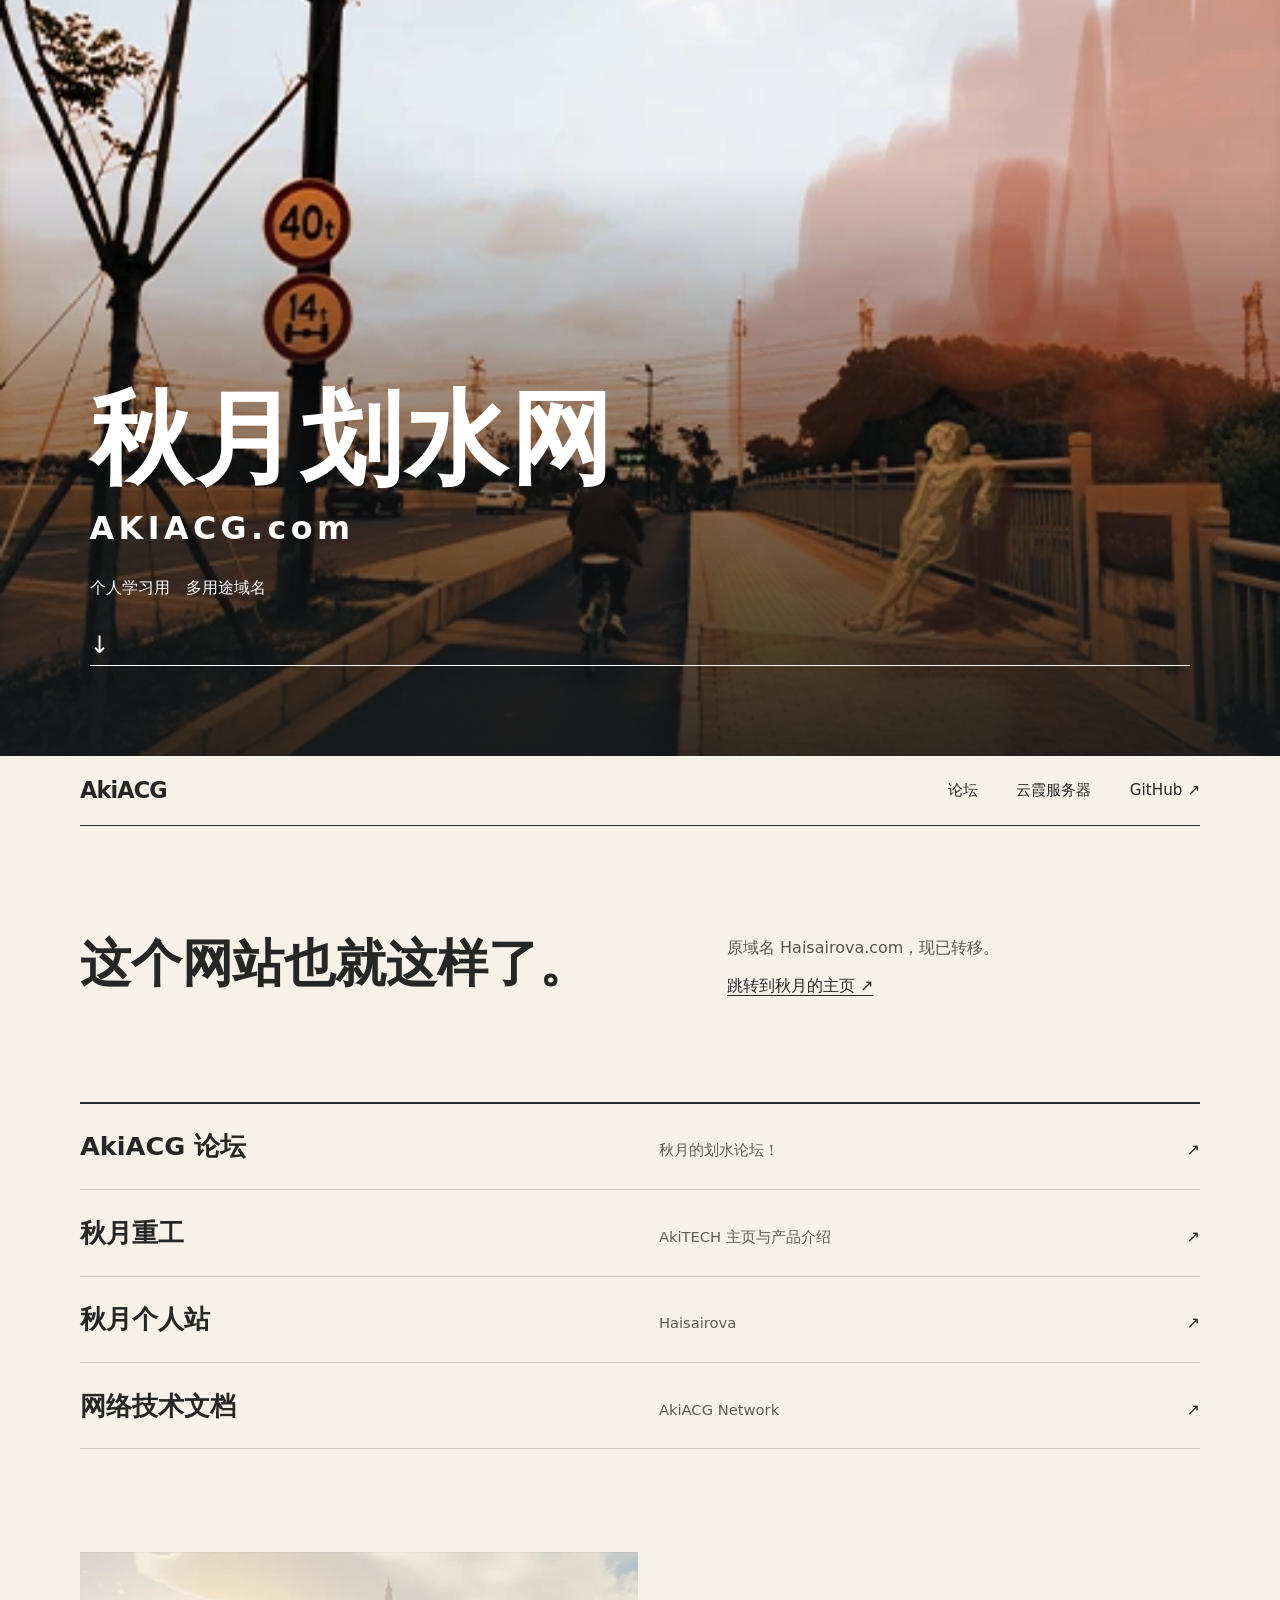
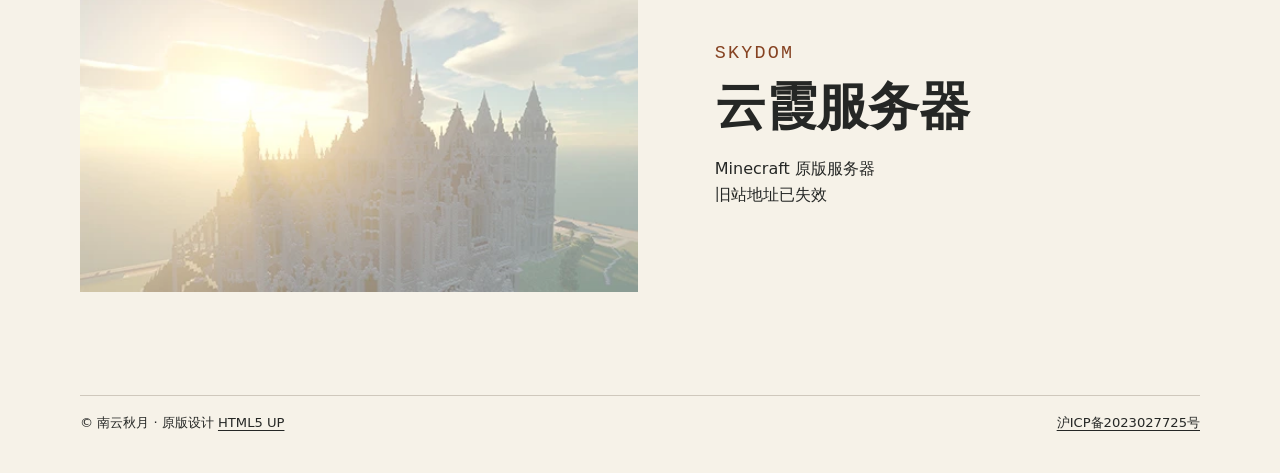
<file: index.html>
<!doctype html>
<html lang="zh-CN"><head><meta charset="utf-8"><meta name="viewport" content="width=device-width,initial-scale=1"><title>AkiACG · 秋月划水网</title><link rel="stylesheet" href="assets/css/home.css"></head><body>
<header class="cover"><h1>秋月划水网<small>AKIACG.com</small></h1><p>个人学习用　多用途域名</p><a class="down" href="#home" aria-label="向下浏览首页">↓</a></header>
<nav id="home" aria-label="主导航"><strong>AkiACG</strong><a href="https://forum.akiacg.com/">论坛</a><a href="#skydom">云霞服务器</a><a href="https://github.com/Haisairova-Official">GitHub ↗</a></nav>
<main><section class="about"><h2>这个网站也就这样了。</h2><div><p>原域名 Haisairova.com，现已转移。</p><a href="https://haisairova.akiacg.com/">跳转到秋月的主页 ↗</a></div></section>
<section class="directory" aria-label="站点入口"><a class="entry" href="https://forum.akiacg.com/"><b>AkiACG 论坛</b><small>秋月的划水论坛！</small><span aria-hidden="true">↗</span></a>
<a class="entry" href="https://akitech.akiacg.com/"><b>秋月重工</b><small>AkiTECH 主页与产品介绍</small><span aria-hidden="true">↗</span></a>
<a class="entry" href="https://haisairova.akiacg.com/"><b>秋月个人站</b><small>Haisairova</small><span aria-hidden="true">↗</span></a>
<a class="entry" href="https://github.com/Akizuki-Technics/AkiACG-Network"><b>网络技术文档</b><small>AkiACG Network</small><span aria-hidden="true">↗</span></a></section>
<section class="skydom" id="skydom"><img src="assets/art/skydom.webp" width="508" height="310" style="height:auto" alt="晨光中的云霞服务器城堡"><div><h2><small>SKYDOM</small>云霞服务器</h2><p>Minecraft 原版服务器<br>旧站地址已失效</p></div></section></main>
<footer><span>© 南云秋月 · 原版设计 <a href="https://html5up.net/">HTML5 UP</a></span><a href="https://beian.miit.gov.cn/">沪ICP备2023027725号</a></footer></body></html>
</file>
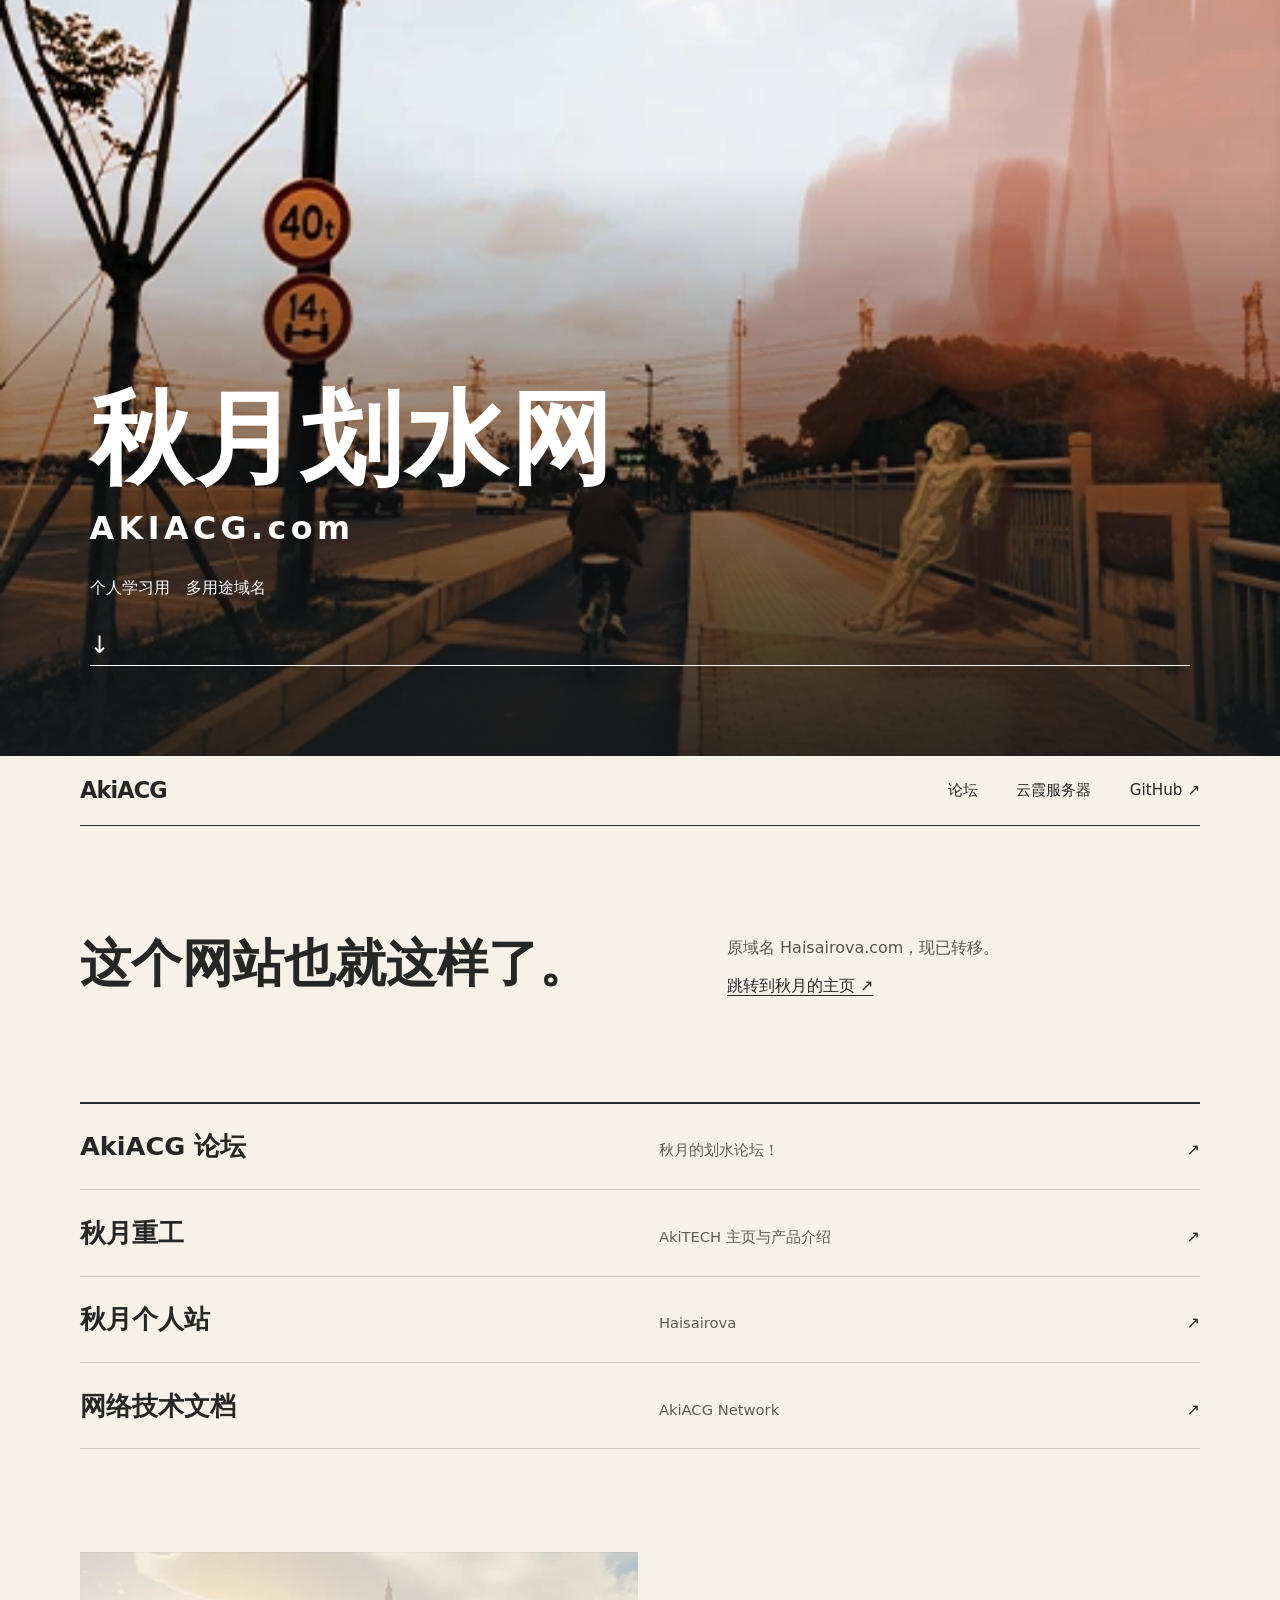
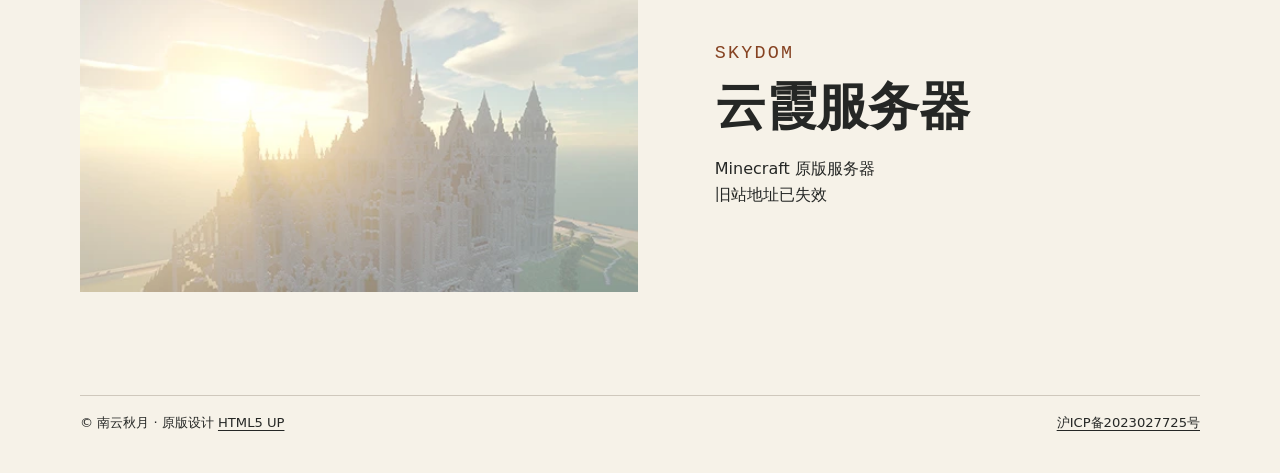
<file: AkiACG.html>
<!doctype html>
<html lang="zh-CN"><head><meta charset="utf-8"><meta name="viewport" content="width=device-width,initial-scale=1"><title>AkiACG · 秋月划水网</title><style>
:root{color-scheme:light;--paper:#f6f2e8;--ink:#252725;--rust:#864322;--line:#cfc8bc}
*{box-sizing:border-box}
body{margin:0;color:var(--ink);background:var(--paper);font:1rem/1.65 system-ui,"Microsoft YaHei",sans-serif}
a{color:inherit;text-underline-offset:.25em}
a:focus-visible{outline:3px solid #d66c28;outline-offset:4px}
.cover{min-height:84svh;display:grid;align-content:end;padding:clamp(2rem,7vw,8rem);color:white;background:linear-gradient(0deg,#15191bd9,transparent 78%),url("[data-uri]") center 55%/cover #44403b}
h1,h2,h3,p{margin:0}
h1{font-family:"Noto Serif CJK SC","Songti SC",serif;font-size:clamp(3.3rem,8vw,8rem);line-height:1.12;letter-spacing:.03em}
h1 small{display:block;font:700 .31em/1.9 system-ui;letter-spacing:.14em}
.cover p{margin-top:1.1rem}
.down{display:inline-block;margin-top:1.5rem;font-size:1.5rem;text-decoration:none;border-bottom:1px solid}
nav,main,footer{width:min(70rem,90%);margin:auto}
nav{display:flex;align-items:center;gap:clamp(.8rem,3vw,2.5rem);min-height:4.4rem;border-bottom:1px solid var(--ink);font-size:.95rem;flex-wrap:wrap}
nav strong{margin-right:auto;letter-spacing:-.04em;font-size:1.4rem}nav a{text-decoration:none}nav a:hover{text-decoration:underline}
section{margin-block:clamp(3rem,8vw,7rem)}
.about{display:grid;grid-template-columns:1.3fr 1fr;align-items:end;gap:2rem}
h2{font:700 clamp(1.85rem,4vw,3.6rem)/1.38 "Noto Serif CJK SC","Songti SC",serif}
.about p{color:#57564f;margin-bottom:.7rem}
.directory{border-top:2px solid var(--ink)}
.entry{display:grid;grid-template-columns:1.1fr 1fr auto;align-items:baseline;gap:1rem;padding:1.35rem 0;color:inherit;border-bottom:1px solid var(--line);text-decoration:none}
.entry b{font-size:clamp(1.15rem,2vw,1.65rem)}.entry small{color:#625b52;font-size:.92rem}
.entry:hover b,.about a:hover,nav a:hover{color:var(--rust)}
.skydom{display:grid;grid-template-columns:1.15fr 1fr;align-items:center;gap:clamp(2rem,6vw,6rem)}
.skydom img{width:100%;display:block}.skydom h2 small{display:block;color:var(--rust);font:normal .36em/2 monospace;letter-spacing:.12em}
.skydom p{margin-top:.8rem}footer{padding:1rem 0 2.5rem;border-top:1px solid var(--line);display:flex;justify-content:space-between;gap:1rem;flex-wrap:wrap;font-size:.82rem}
@media(max-width:44rem){.cover{min-height:75svh;background-position:59% center;padding:2rem 5%}.about,.skydom{grid-template-columns:1fr;gap:1.25rem}.entry{grid-template-columns:1fr auto;gap:.15rem}.entry small{grid-area:2/1}.entry span{grid-area:1/2/3/3;align-self:center}nav{font-size:.82rem;gap:.8rem}nav strong{font-size:1.1rem}}
</style></head><body>
<header class="cover"><h1>秋月划水网<small>AKIACG.com</small></h1><p>个人学习用　多用途域名</p><a class="down" href="#home" aria-label="向下浏览首页">↓</a></header>
<nav id="home" aria-label="主导航"><strong>AkiACG</strong><a href="https://forum.akiacg.com/">论坛</a><a href="#skydom">云霞服务器</a><a href="https://github.com/Haisairova-Official">GitHub ↗</a></nav>
<main><section class="about"><h2>这个网站也就这样了。</h2><div><p>原域名 Haisairova.com，现已转移。</p><a href="https://haisairova.akiacg.com/">跳转到秋月的主页 ↗</a></div></section>
<section class="directory" aria-label="站点入口"><a class="entry" href="https://forum.akiacg.com/"><b>AkiACG 论坛</b><small>秋月的划水论坛！</small><span aria-hidden="true">↗</span></a>
<a class="entry" href="https://akitech.akiacg.com/"><b>秋月重工</b><small>AkiTECH 主页与产品介绍</small><span aria-hidden="true">↗</span></a>
<a class="entry" href="https://haisairova.akiacg.com/"><b>秋月个人站</b><small>Haisairova</small><span aria-hidden="true">↗</span></a>
<a class="entry" href="https://github.com/Akizuki-Technics/AkiACG-Network"><b>网络技术文档</b><small>AkiACG Network</small><span aria-hidden="true">↗</span></a></section>
<section class="skydom" id="skydom"><img src="[data-uri]" width="508" height="310" style="height:auto" alt="晨光中的云霞服务器城堡"><div><h2><small>SKYDOM</small>云霞服务器</h2><p>Minecraft 原版服务器<br>旧站地址已失效</p></div></section></main>
<footer><span>© 南云秋月 · 原版设计 <a href="https://html5up.net/">HTML5 UP</a></span><a href="https://beian.miit.gov.cn/">沪ICP备2023027725号</a></footer></body></html>
</file>
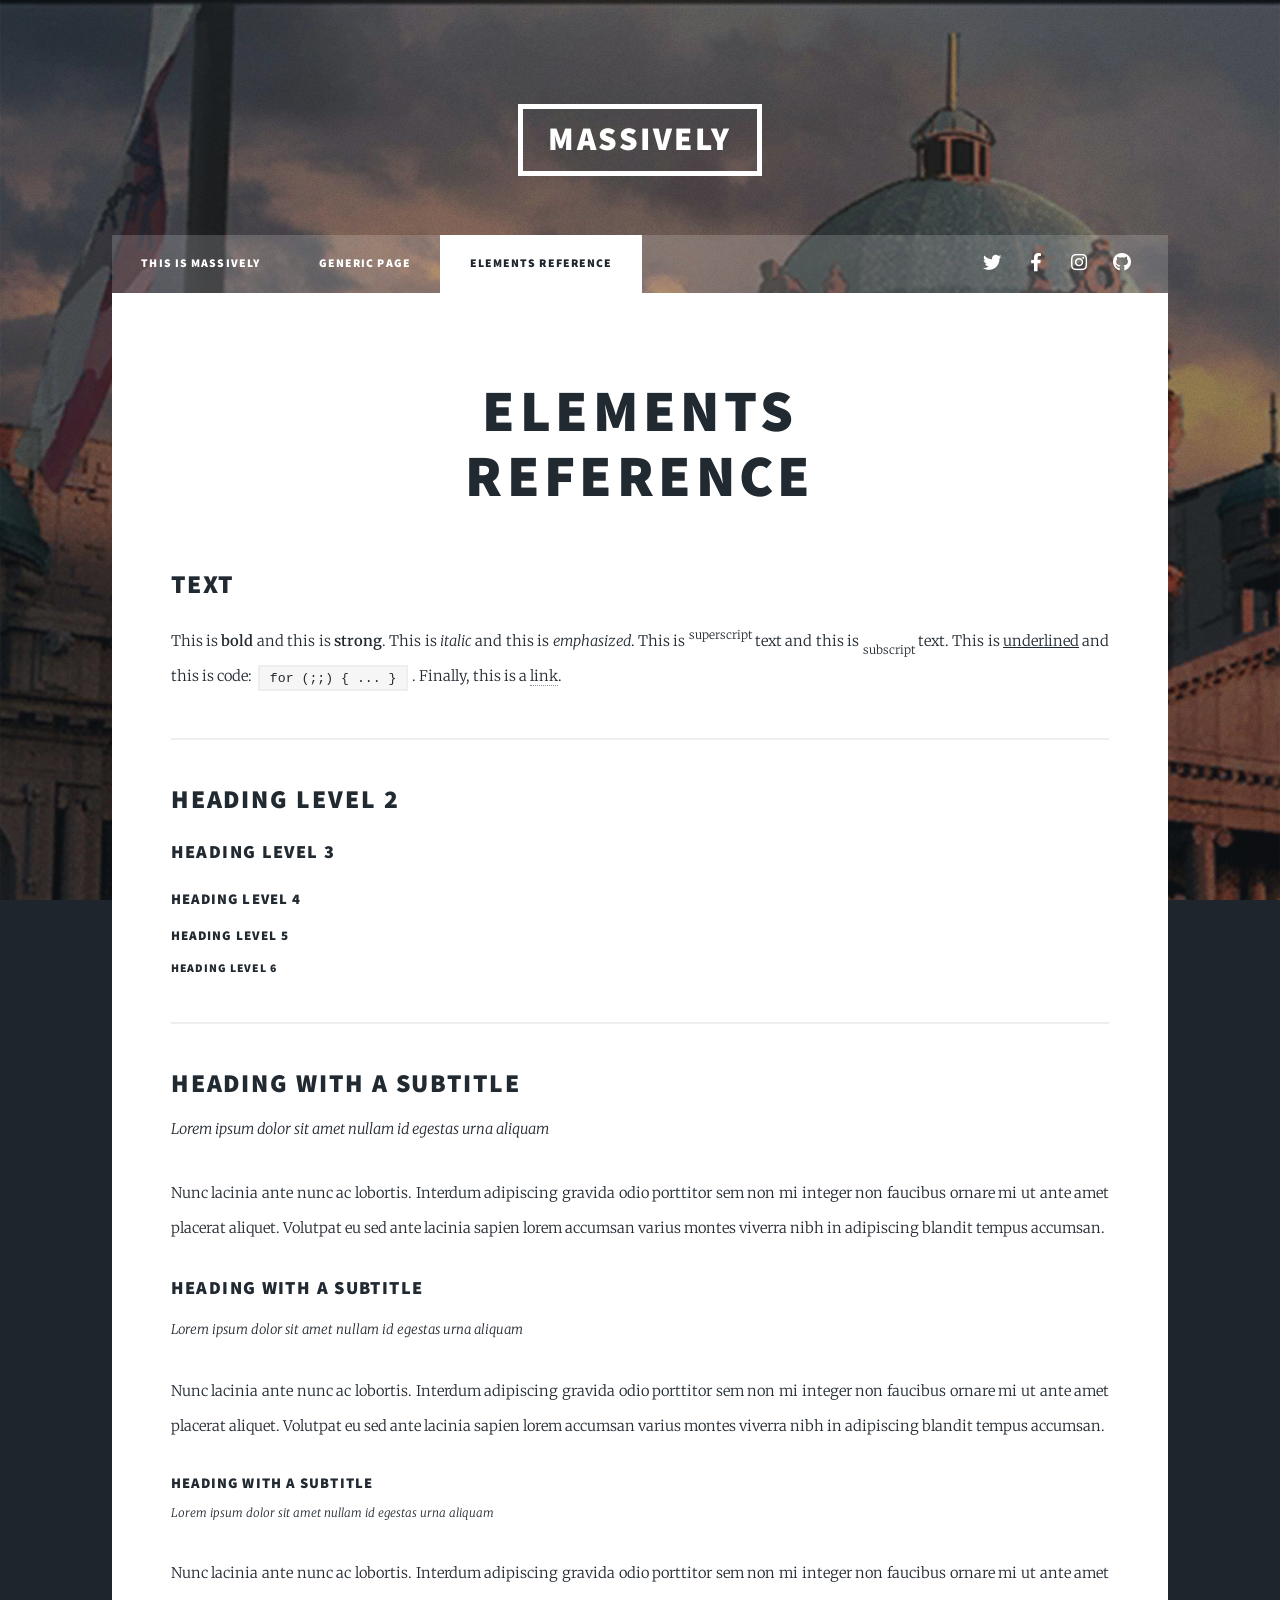
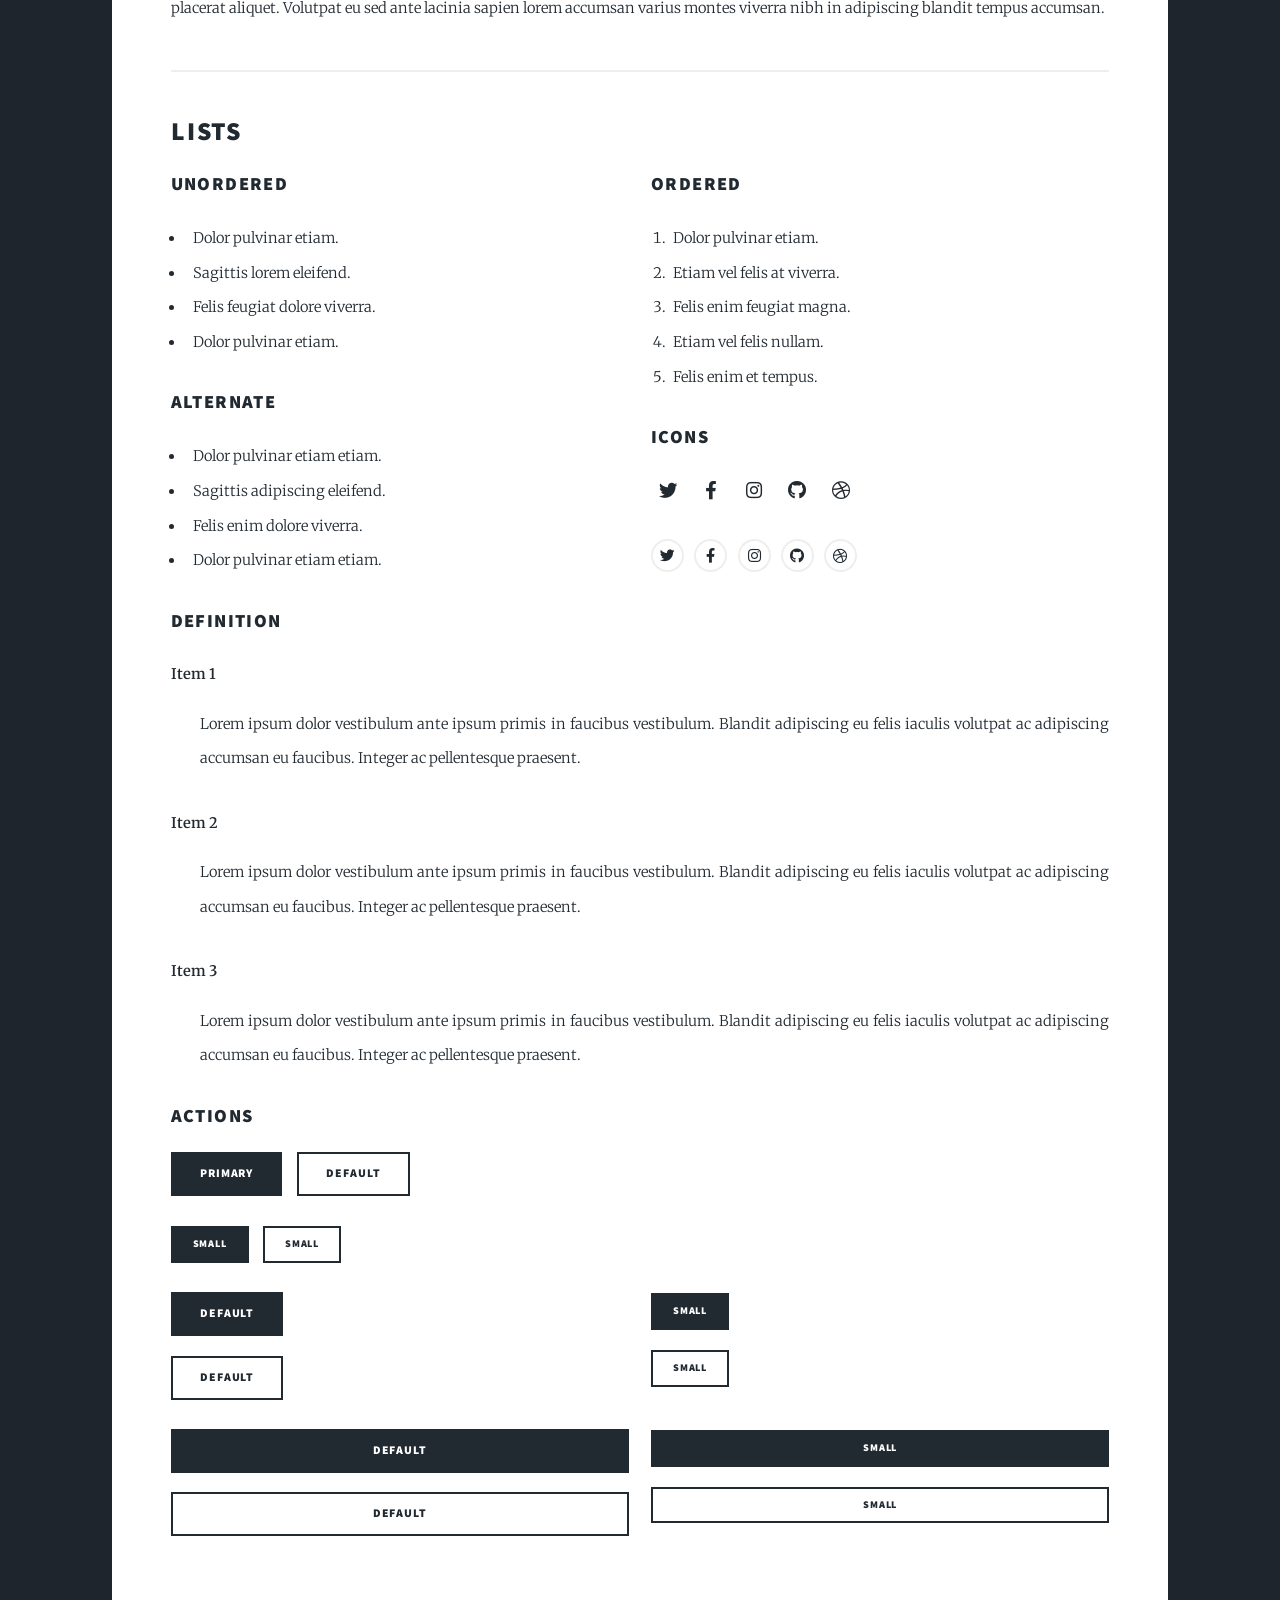
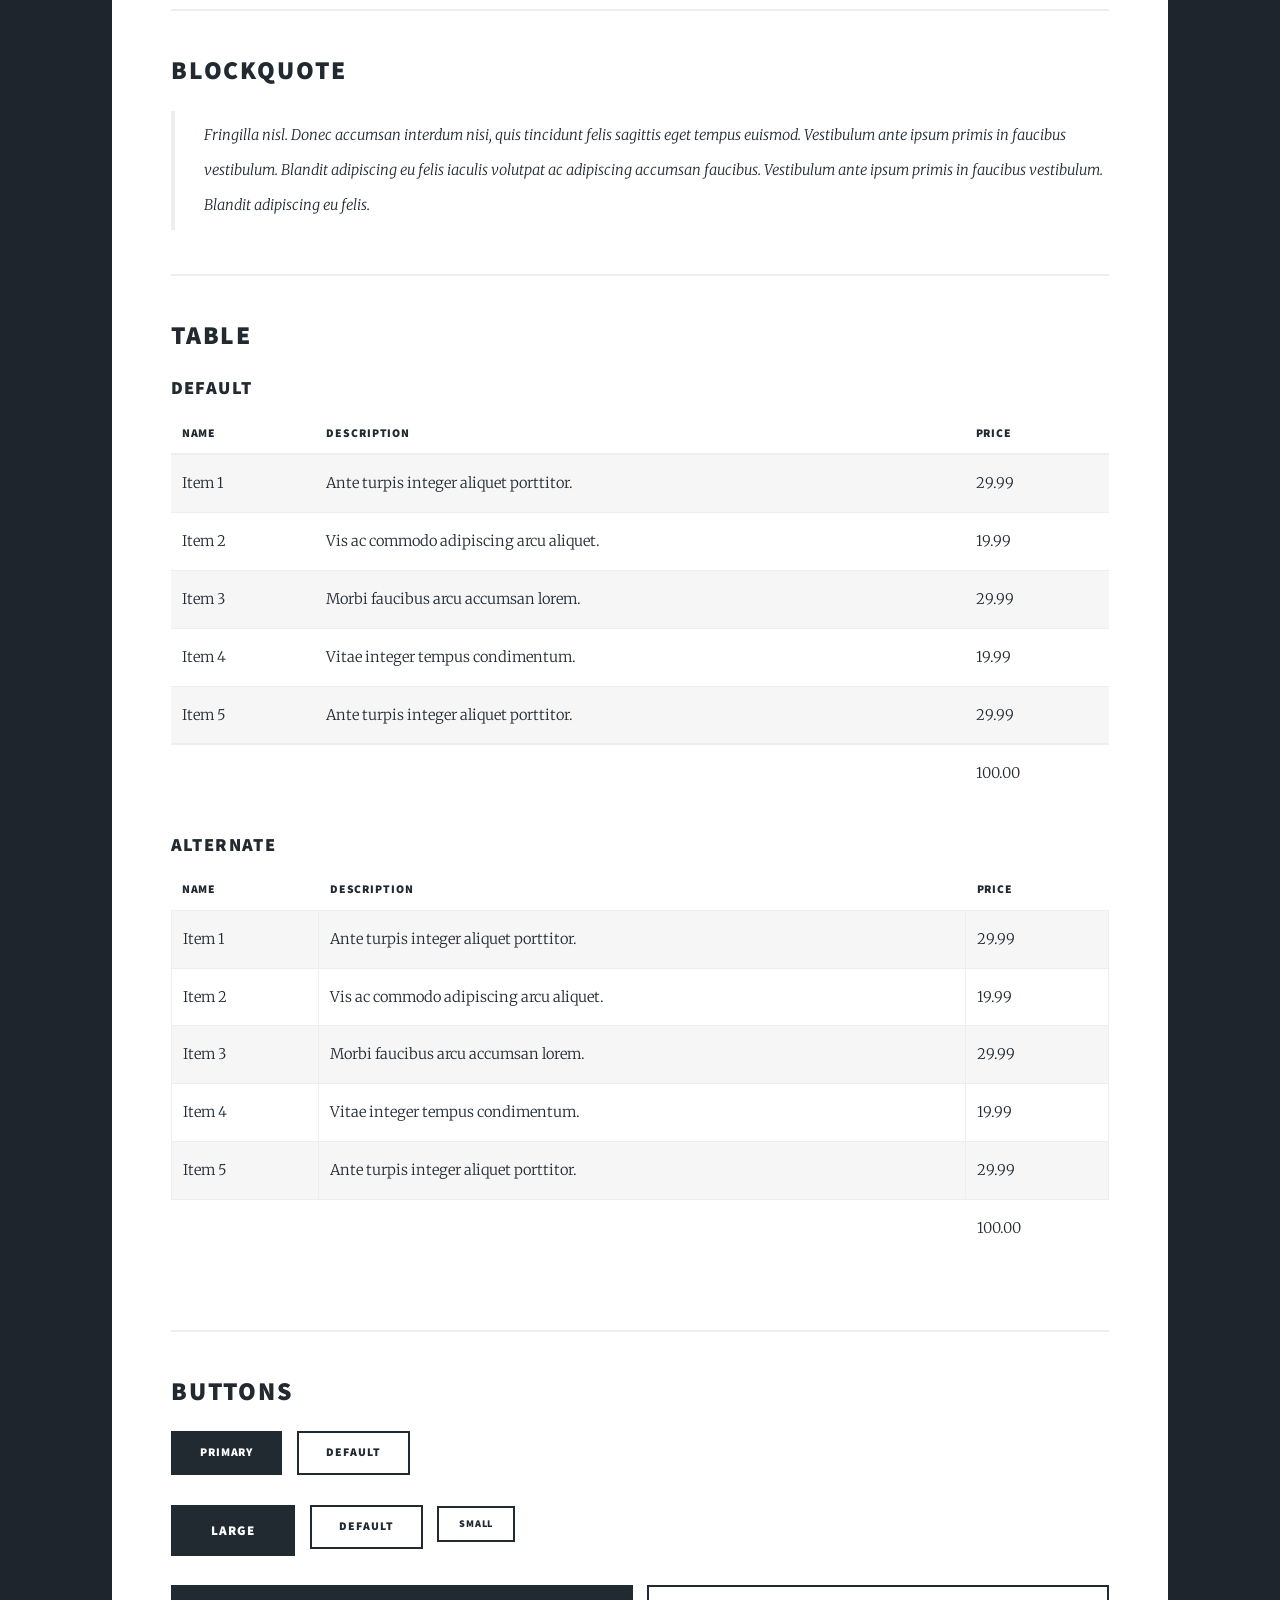
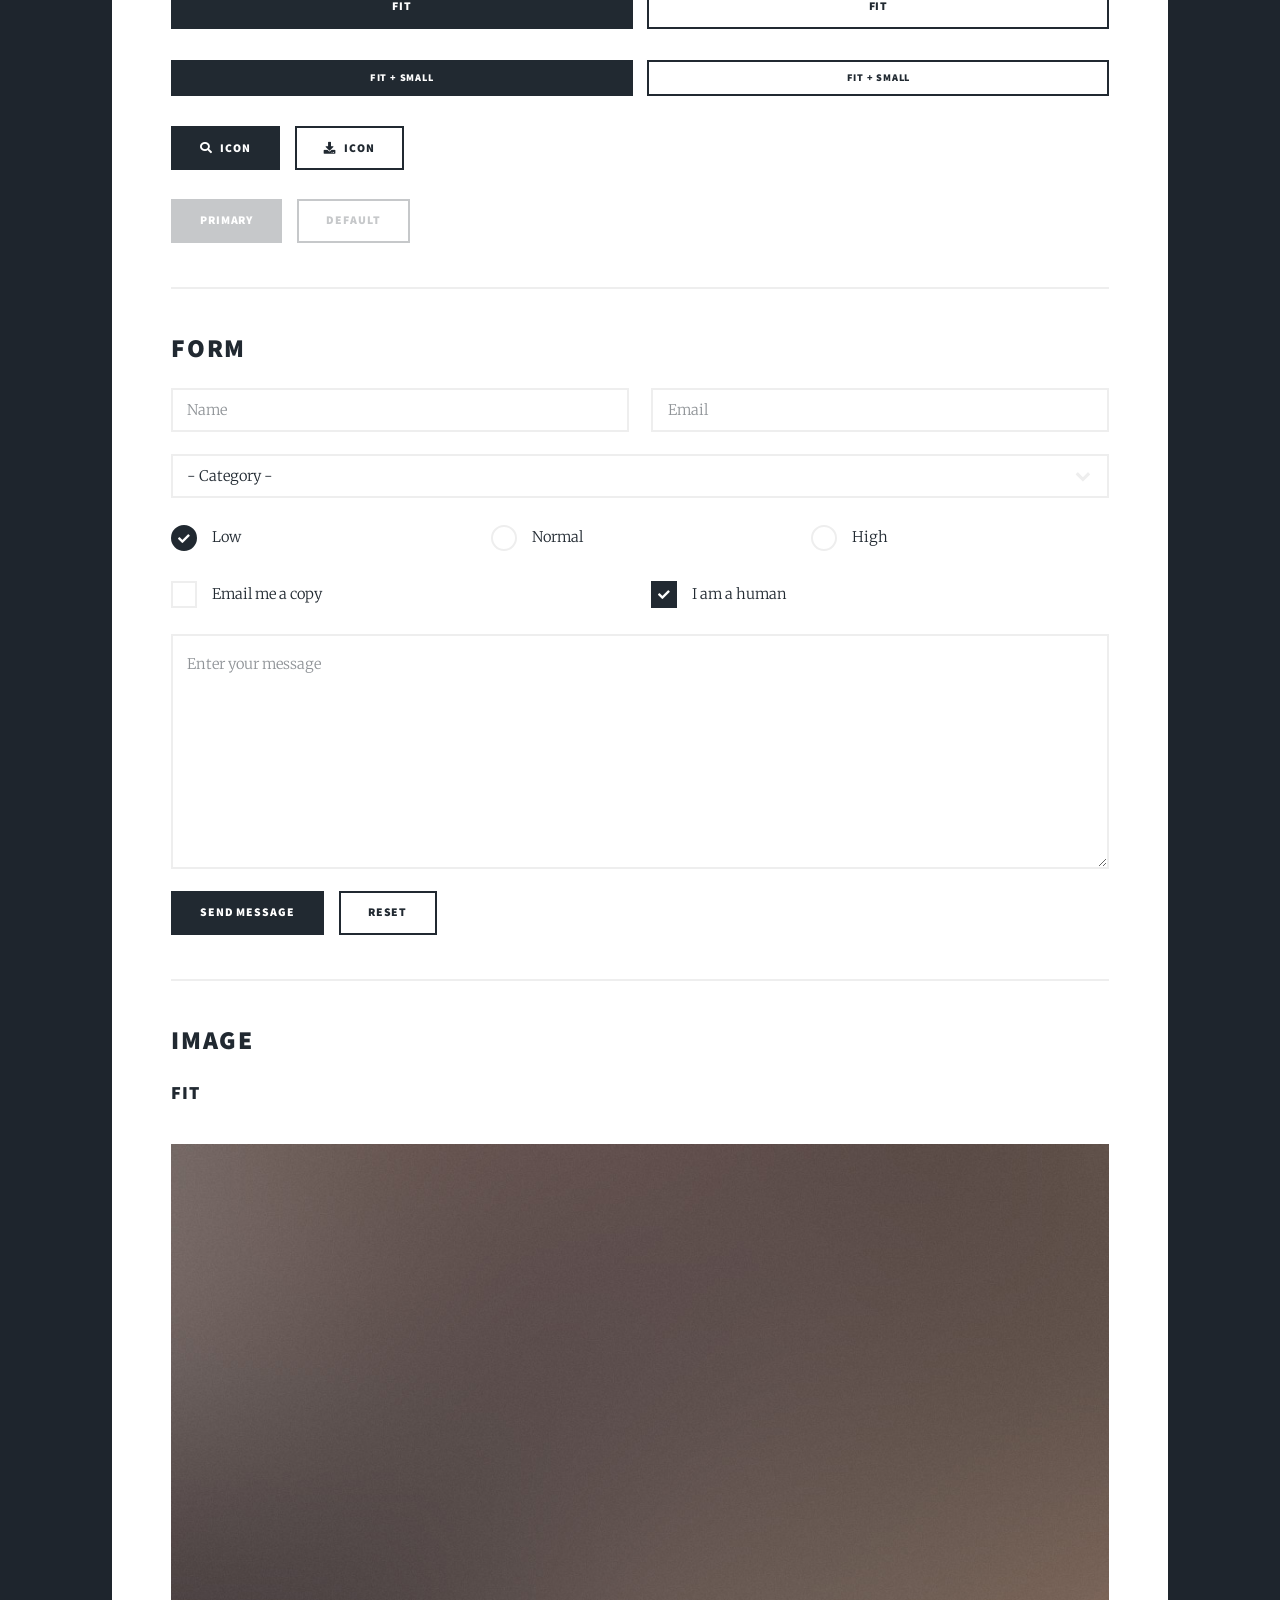
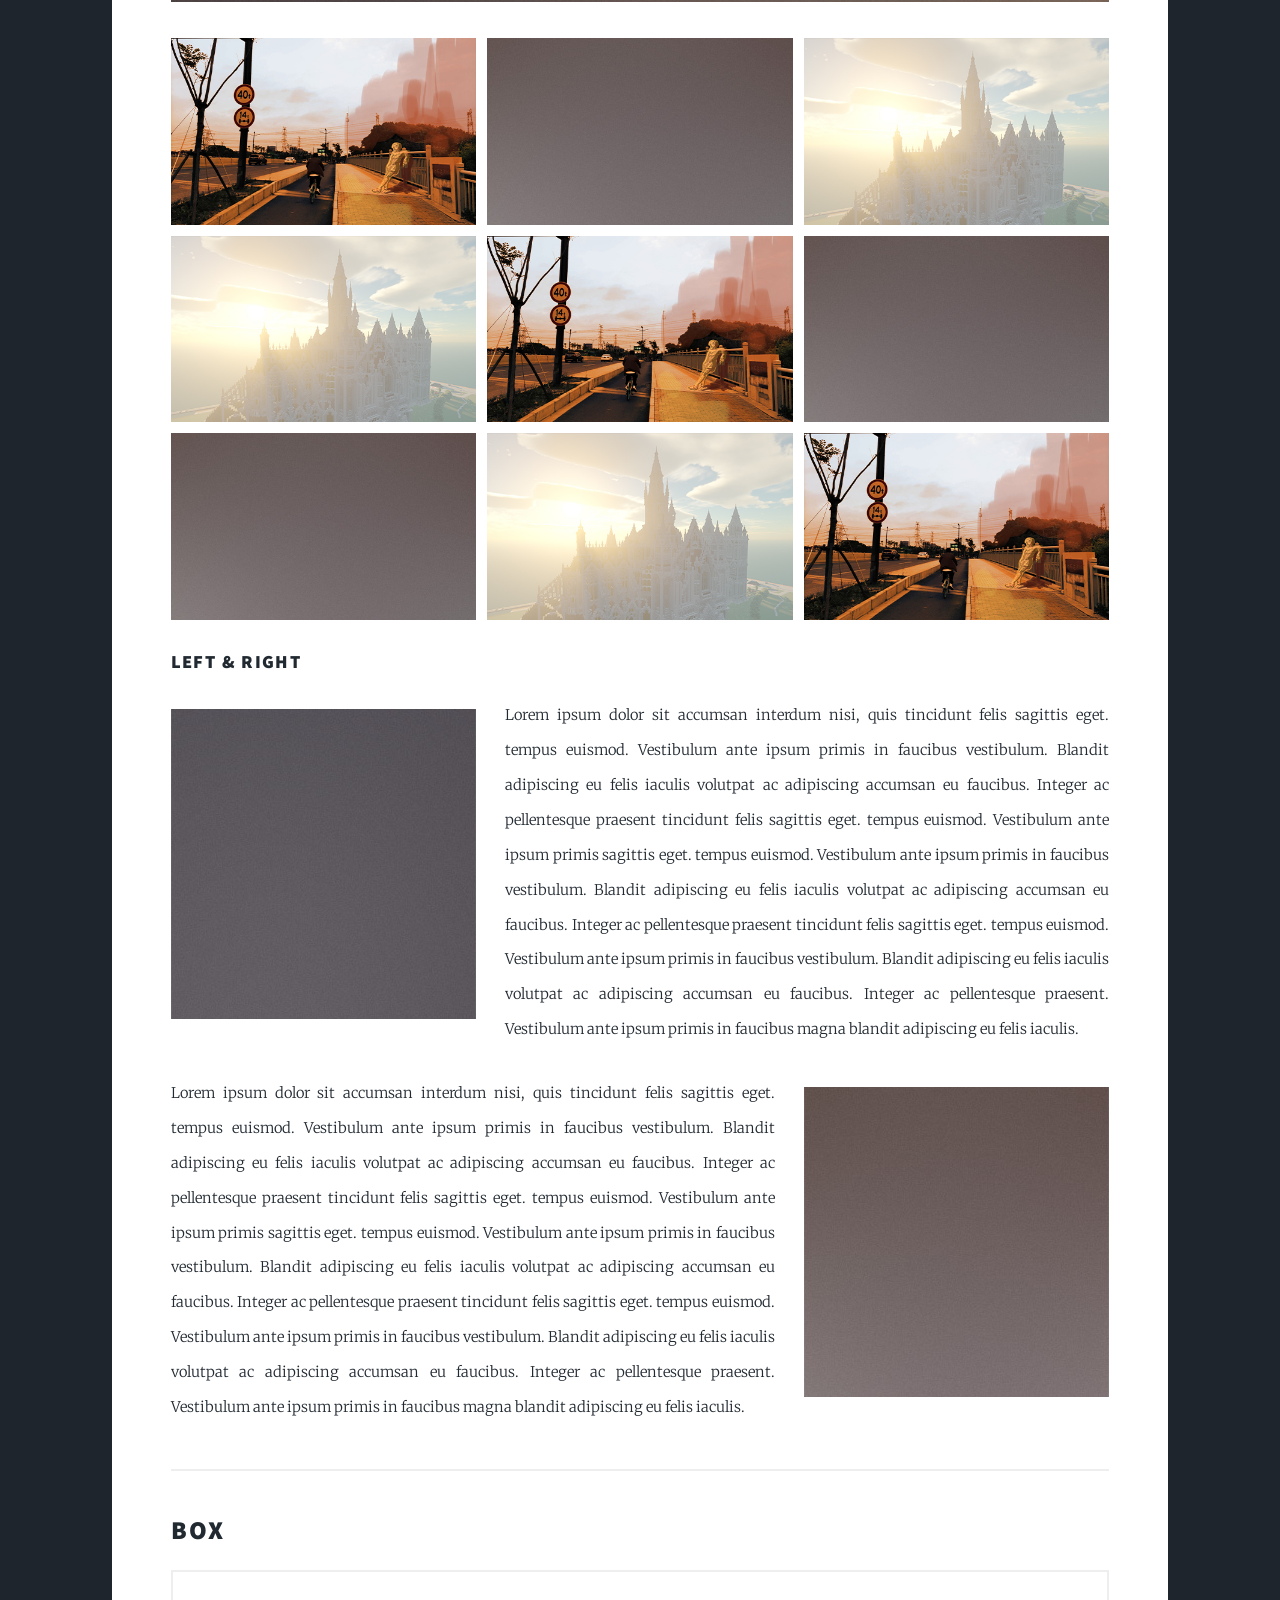
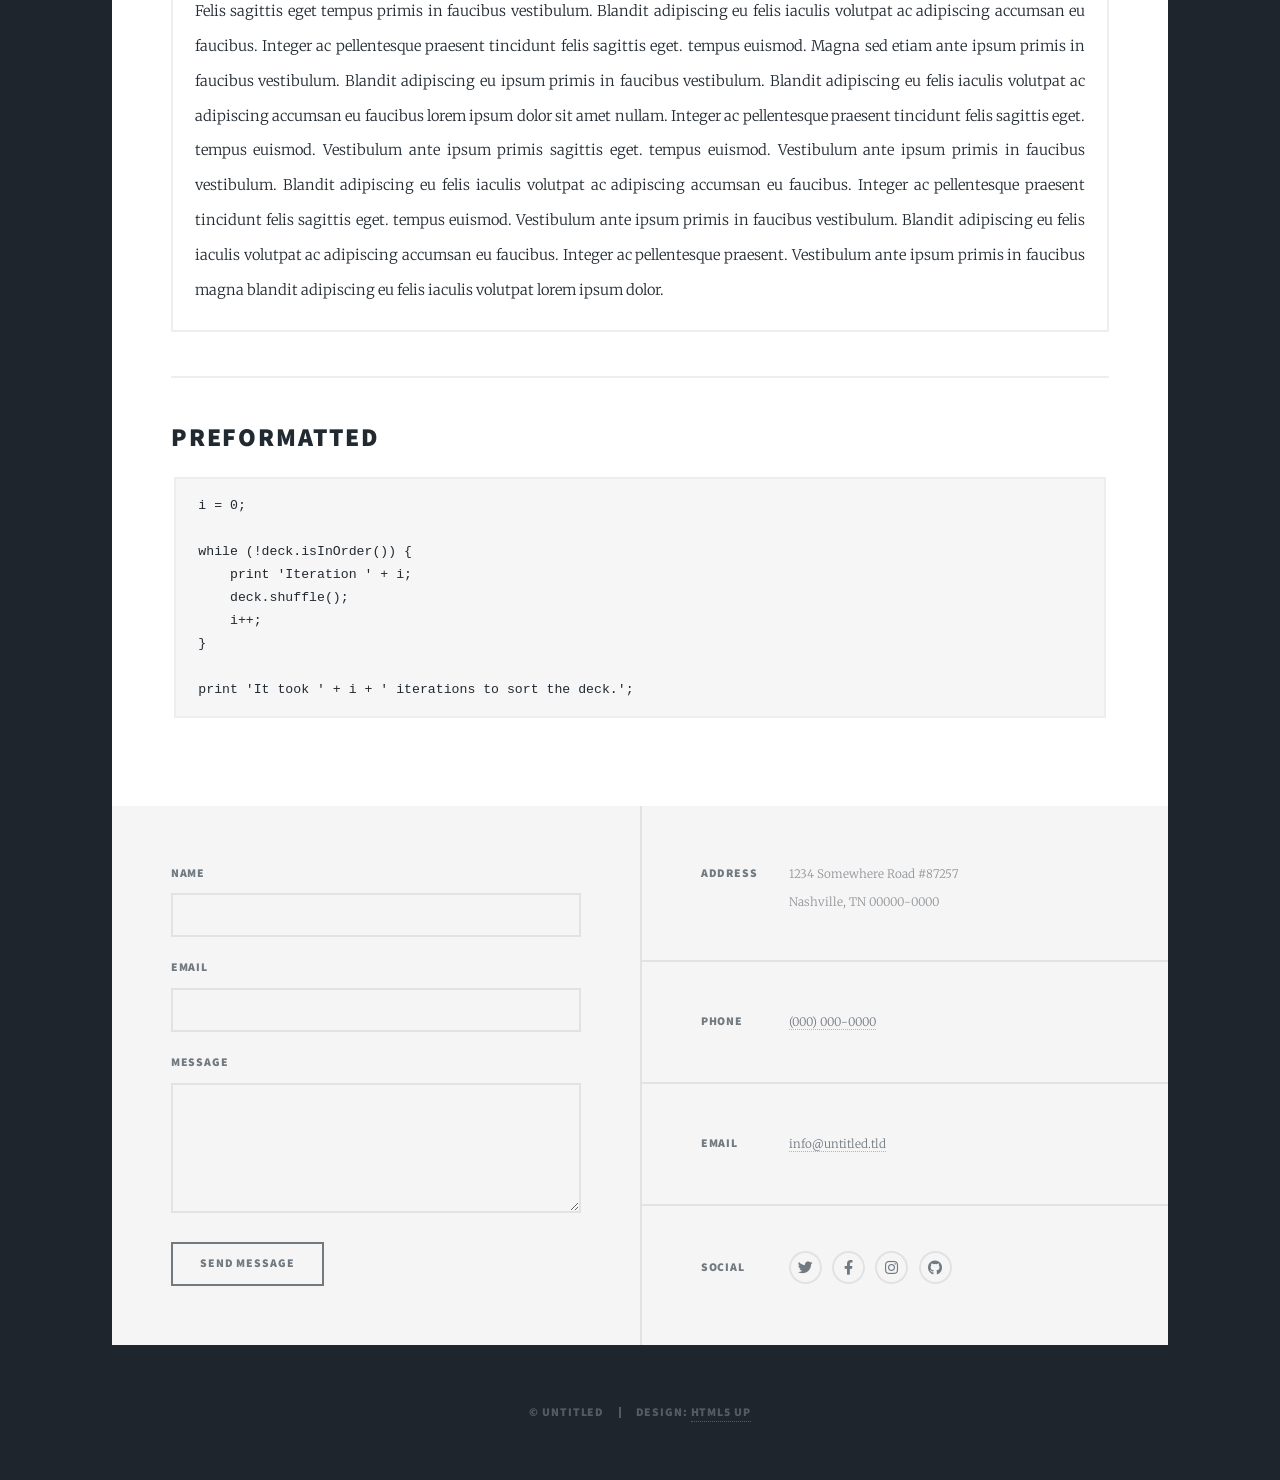
<file: elements.html>
<!DOCTYPE HTML>
<!--
	Massively by HTML5 UP
	html5up.net | @ajlkn
	Free for personal and commercial use under the CCA 3.0 license (html5up.net/license)
-->
<html>
	<head>
		<title>Elements Reference - Massively by HTML5 UP</title>
		<meta charset="utf-8" />
		<meta name="viewport" content="width=device-width, initial-scale=1, user-scalable=no" />
		<link rel="stylesheet" href="assets/css/main.css" />
		<noscript><link rel="stylesheet" href="assets/css/noscript.css" /></noscript>
	</head>
	<body class="is-preload">

		<!-- Wrapper -->
			<div id="wrapper">

				<!-- Header -->
					<header id="header">
						<a href="index.html" class="logo">Massively</a>
					</header>

				<!-- Nav -->
					<nav id="nav">
						<ul class="links">
							<li><a href="index.html">This is Massively</a></li>
							<li><a href="generic.html">Generic Page</a></li>
							<li class="active"><a href="elements.html">Elements Reference</a></li>
						</ul>
						<ul class="icons">
							<li><a href="#" class="icon brands fa-twitter"><span class="label">Twitter</span></a></li>
							<li><a href="#" class="icon brands fa-facebook-f"><span class="label">Facebook</span></a></li>
							<li><a href="#" class="icon brands fa-instagram"><span class="label">Instagram</span></a></li>
							<li><a href="#" class="icon brands fa-github"><span class="label">GitHub</span></a></li>
						</ul>
					</nav>

				<!-- Main -->
					<div id="main">

						<!-- Post -->
							<section class="post">
								<header class="major">
									<h1>Elements<br />
									Reference</h1>
								</header>

								<!-- Text stuff -->
									<h2>Text</h2>
									<p>This is <b>bold</b> and this is <strong>strong</strong>. This is <i>italic</i> and this is <em>emphasized</em>.
									This is <sup>superscript</sup> text and this is <sub>subscript</sub> text.
									This is <u>underlined</u> and this is code: <code>for (;;) { ... }</code>.
									Finally, this is a <a href="#">link</a>.</p>
									<hr />
									<h2>Heading Level 2</h2>
									<h3>Heading Level 3</h3>
									<h4>Heading Level 4</h4>
									<h5>Heading Level 5</h5>
									<h6>Heading Level 6</h6>
									<hr />
									<header>
										<h2>Heading with a Subtitle</h2>
										<p>Lorem ipsum dolor sit amet nullam id egestas urna aliquam</p>
									</header>
									<p>Nunc lacinia ante nunc ac lobortis. Interdum adipiscing gravida odio porttitor sem non mi integer non faucibus ornare mi ut ante amet placerat aliquet. Volutpat eu sed ante lacinia sapien lorem accumsan varius montes viverra nibh in adipiscing blandit tempus accumsan.</p>
									<header>
										<h3>Heading with a Subtitle</h3>
										<p>Lorem ipsum dolor sit amet nullam id egestas urna aliquam</p>
									</header>
									<p>Nunc lacinia ante nunc ac lobortis. Interdum adipiscing gravida odio porttitor sem non mi integer non faucibus ornare mi ut ante amet placerat aliquet. Volutpat eu sed ante lacinia sapien lorem accumsan varius montes viverra nibh in adipiscing blandit tempus accumsan.</p>
									<header>
										<h4>Heading with a Subtitle</h4>
										<p>Lorem ipsum dolor sit amet nullam id egestas urna aliquam</p>
									</header>
									<p>Nunc lacinia ante nunc ac lobortis. Interdum adipiscing gravida odio porttitor sem non mi integer non faucibus ornare mi ut ante amet placerat aliquet. Volutpat eu sed ante lacinia sapien lorem accumsan varius montes viverra nibh in adipiscing blandit tempus accumsan.</p>

									<hr />

								<!-- Lists -->
									<h2>Lists</h2>
									<div class="row">
										<div class="col-6 col-12-small">

											<h3>Unordered</h3>
											<ul>
												<li>Dolor pulvinar etiam.</li>
												<li>Sagittis lorem eleifend.</li>
												<li>Felis feugiat dolore viverra.</li>
												<li>Dolor pulvinar etiam.</li>
											</ul>

											<h3>Alternate</h3>
											<ul class="alt">
												<li>Dolor pulvinar etiam etiam.</li>
												<li>Sagittis adipiscing eleifend.</li>
												<li>Felis enim dolore viverra.</li>
												<li>Dolor pulvinar etiam etiam.</li>
											</ul>

										</div>
										<div class="col-6 col-12-small">

											<h3>Ordered</h3>
											<ol>
												<li>Dolor pulvinar etiam.</li>
												<li>Etiam vel felis at viverra.</li>
												<li>Felis enim feugiat magna.</li>
												<li>Etiam vel felis nullam.</li>
												<li>Felis enim et tempus.</li>
											</ol>

											<h3>Icons</h3>
											<ul class="icons">
												<li><a href="#" class="icon brands fa-twitter"><span class="label">Twitter</span></a></li>
												<li><a href="#" class="icon brands fa-facebook-f"><span class="label">Facebook</span></a></li>
												<li><a href="#" class="icon brands fa-instagram"><span class="label">Instagram</span></a></li>
												<li><a href="#" class="icon brands fa-github"><span class="label">Github</span></a></li>
												<li><a href="#" class="icon brands fa-dribbble"><span class="label">Dribbble</span></a></li>
											</ul>
											<ul class="icons alt">
												<li><a href="#" class="icon brands alt fa-twitter"><span class="label">Twitter</span></a></li>
												<li><a href="#" class="icon brands alt fa-facebook-f"><span class="label">Facebook</span></a></li>
												<li><a href="#" class="icon brands alt fa-instagram"><span class="label">Instagram</span></a></li>
												<li><a href="#" class="icon brands alt fa-github"><span class="label">Github</span></a></li>
												<li><a href="#" class="icon brands alt fa-dribbble"><span class="label">Dribbble</span></a></li>
											</ul>

										</div>
									</div>
									<h3>Definition</h3>
									<dl>
										<dt>Item 1</dt>
										<dd>
											<p>Lorem ipsum dolor vestibulum ante ipsum primis in faucibus vestibulum. Blandit adipiscing eu felis iaculis volutpat ac adipiscing accumsan eu faucibus. Integer ac pellentesque praesent.</p>
										</dd>
										<dt>Item 2</dt>
										<dd>
											<p>Lorem ipsum dolor vestibulum ante ipsum primis in faucibus vestibulum. Blandit adipiscing eu felis iaculis volutpat ac adipiscing accumsan eu faucibus. Integer ac pellentesque praesent.</p>
										</dd>
										<dt>Item 3</dt>
										<dd>
											<p>Lorem ipsum dolor vestibulum ante ipsum primis in faucibus vestibulum. Blandit adipiscing eu felis iaculis volutpat ac adipiscing accumsan eu faucibus. Integer ac pellentesque praesent.</p>
										</dd>
									</dl>

									<h3>Actions</h3>
									<ul class="actions">
										<li><a href="#" class="button primary">Primary</a></li>
										<li><a href="#" class="button">Default</a></li>
									</ul>
									<ul class="actions small">
										<li><a href="#" class="button primary small">Small</a></li>
										<li><a href="#" class="button small">Small</a></li>
									</ul>
									<div class="row">
										<div class="col-6 col-12-small">
											<ul class="actions stacked">
												<li><a href="#" class="button primary">Default</a></li>
												<li><a href="#" class="button">Default</a></li>
											</ul>
										</div>
										<div class="col-6 col-12-small">
											<ul class="actions stacked">
												<li><a href="#" class="button primary small">Small</a></li>
												<li><a href="#" class="button small">Small</a></li>
											</ul>
										</div>
									</div>
									<div class="row">
										<div class="col-6 col-12-small">
											<ul class="actions stacked">
												<li><a href="#" class="button primary fit">Default</a></li>
												<li><a href="#" class="button fit">Default</a></li>
											</ul>
										</div>
										<div class="col-6 col-12-small">
											<ul class="actions stacked">
												<li><a href="#" class="button primary small fit">Small</a></li>
												<li><a href="#" class="button small fit">Small</a></li>
											</ul>
										</div>
									</div>

									<hr />

								<!-- Blockquote -->
									<h2>Blockquote</h2>
									<blockquote>Fringilla nisl. Donec accumsan interdum nisi, quis tincidunt felis sagittis eget tempus euismod. Vestibulum ante ipsum primis in faucibus vestibulum. Blandit adipiscing eu felis iaculis volutpat ac adipiscing accumsan faucibus. Vestibulum ante ipsum primis in faucibus vestibulum. Blandit adipiscing eu felis.</blockquote>

									<hr />

								<!-- Table -->
									<h2>Table</h2>

									<h3>Default</h3>
									<div class="table-wrapper">
										<table>
											<thead>
												<tr>
													<th>Name</th>
													<th>Description</th>
													<th>Price</th>
												</tr>
											</thead>
											<tbody>
												<tr>
													<td>Item 1</td>
													<td>Ante turpis integer aliquet porttitor.</td>
													<td>29.99</td>
												</tr>
												<tr>
													<td>Item 2</td>
													<td>Vis ac commodo adipiscing arcu aliquet.</td>
													<td>19.99</td>
												</tr>
												<tr>
													<td>Item 3</td>
													<td> Morbi faucibus arcu accumsan lorem.</td>
													<td>29.99</td>
												</tr>
												<tr>
													<td>Item 4</td>
													<td>Vitae integer tempus condimentum.</td>
													<td>19.99</td>
												</tr>
												<tr>
													<td>Item 5</td>
													<td>Ante turpis integer aliquet porttitor.</td>
													<td>29.99</td>
												</tr>
											</tbody>
											<tfoot>
												<tr>
													<td colspan="2"></td>
													<td>100.00</td>
												</tr>
											</tfoot>
										</table>
									</div>

									<h3>Alternate</h3>
									<div class="table-wrapper">
										<table class="alt">
											<thead>
												<tr>
													<th>Name</th>
													<th>Description</th>
													<th>Price</th>
												</tr>
											</thead>
											<tbody>
												<tr>
													<td>Item 1</td>
													<td>Ante turpis integer aliquet porttitor.</td>
													<td>29.99</td>
												</tr>
												<tr>
													<td>Item 2</td>
													<td>Vis ac commodo adipiscing arcu aliquet.</td>
													<td>19.99</td>
												</tr>
												<tr>
													<td>Item 3</td>
													<td> Morbi faucibus arcu accumsan lorem.</td>
													<td>29.99</td>
												</tr>
												<tr>
													<td>Item 4</td>
													<td>Vitae integer tempus condimentum.</td>
													<td>19.99</td>
												</tr>
												<tr>
													<td>Item 5</td>
													<td>Ante turpis integer aliquet porttitor.</td>
													<td>29.99</td>
												</tr>
											</tbody>
											<tfoot>
												<tr>
													<td colspan="2"></td>
													<td>100.00</td>
												</tr>
											</tfoot>
										</table>
									</div>

									<hr />

								<!-- Buttons -->
									<h2>Buttons</h2>
									<ul class="actions">
										<li><a href="#" class="button primary">Primary</a></li>
										<li><a href="#" class="button">Default</a></li>
									</ul>
									<ul class="actions">
										<li><a href="#" class="button primary large">Large</a></li>
										<li><a href="#" class="button">Default</a></li>
										<li><a href="#" class="button small">Small</a></li>
									</ul>
									<ul class="actions fit">
										<li><a href="#" class="button primary fit">Fit</a></li>
										<li><a href="#" class="button fit">Fit</a></li>
									</ul>
									<ul class="actions fit small">
										<li><a href="#" class="button primary fit small">Fit + Small</a></li>
										<li><a href="#" class="button fit small">Fit + Small</a></li>
									</ul>
									<ul class="actions">
										<li><a href="#" class="button primary icon solid fa-search">Icon</a></li>
										<li><a href="#" class="button icon solid fa-download">Icon</a></li>
									</ul>
									<ul class="actions">
										<li><span class="button primary disabled">Primary</span></li>
										<li><span class="button disabled">Default</span></li>
									</ul>

									<hr />

								<!-- Form -->
									<h2>Form</h2>

									<form method="post" action="#">
										<div class="row gtr-uniform">
											<div class="col-6 col-12-xsmall">
												<input type="text" name="demo-name" id="demo-name" value="" placeholder="Name" />
											</div>
											<div class="col-6 col-12-xsmall">
												<input type="email" name="demo-email" id="demo-email" value="" placeholder="Email" />
											</div>
											<!-- Break -->
											<div class="col-12">
												<select name="demo-category" id="demo-category">
													<option value="">- Category -</option>
													<option value="1">Manufacturing</option>
													<option value="1">Shipping</option>
													<option value="1">Administration</option>
													<option value="1">Human Resources</option>
												</select>
											</div>
											<!-- Break -->
											<div class="col-4 col-12-small">
												<input type="radio" id="demo-priority-low" name="demo-priority" checked>
												<label for="demo-priority-low">Low</label>
											</div>
											<div class="col-4 col-12-small">
												<input type="radio" id="demo-priority-normal" name="demo-priority">
												<label for="demo-priority-normal">Normal</label>
											</div>
											<div class="col-4 col-12-small">
												<input type="radio" id="demo-priority-high" name="demo-priority">
												<label for="demo-priority-high">High</label>
											</div>
											<!-- Break -->
											<div class="col-6 col-12-small">
												<input type="checkbox" id="demo-copy" name="demo-copy">
												<label for="demo-copy">Email me a copy</label>
											</div>
											<div class="col-6 col-12-small">
												<input type="checkbox" id="demo-human" name="demo-human" checked>
												<label for="demo-human">I am a human</label>
											</div>
											<!-- Break -->
											<div class="col-12">
												<textarea name="demo-message" id="demo-message" placeholder="Enter your message" rows="6"></textarea>
											</div>
											<!-- Break -->
											<div class="col-12">
												<ul class="actions">
													<li><input type="submit" value="Send Message" class="primary" /></li>
													<li><input type="reset" value="Reset" /></li>
												</ul>
											</div>
										</div>
									</form>

									<hr />

								<!-- Image -->
									<h2>Image</h2>

									<h3>Fit</h3>
									<span class="image fit"><img src="images/pic01.jpg" alt="" /></span>
									<div class="box alt">
										<div class="row gtr-50 gtr-uniform">
											<div class="col-4"><span class="image fit"><img src="images/pic02.jpg" alt="" /></span></div>
											<div class="col-4"><span class="image fit"><img src="images/pic03.jpg" alt="" /></span></div>
											<div class="col-4"><span class="image fit"><img src="images/pic04.jpg" alt="" /></span></div>
											<!-- Break -->
											<div class="col-4"><span class="image fit"><img src="images/pic04.jpg" alt="" /></span></div>
											<div class="col-4"><span class="image fit"><img src="images/pic02.jpg" alt="" /></span></div>
											<div class="col-4"><span class="image fit"><img src="images/pic03.jpg" alt="" /></span></div>
											<!-- Break -->
											<div class="col-4"><span class="image fit"><img src="images/pic03.jpg" alt="" /></span></div>
											<div class="col-4"><span class="image fit"><img src="images/pic04.jpg" alt="" /></span></div>
											<div class="col-4"><span class="image fit"><img src="images/pic02.jpg" alt="" /></span></div>
										</div>
									</div>

									<h3>Left &amp; Right</h3>
									<p><span class="image left"><img src="images/pic08.jpg" alt="" /></span>Lorem ipsum dolor sit accumsan interdum nisi, quis tincidunt felis sagittis eget. tempus euismod. Vestibulum ante ipsum primis in faucibus vestibulum. Blandit adipiscing eu felis iaculis volutpat ac adipiscing accumsan eu faucibus. Integer ac pellentesque praesent tincidunt felis sagittis eget. tempus euismod. Vestibulum ante ipsum primis sagittis eget. tempus euismod. Vestibulum ante ipsum primis in faucibus vestibulum. Blandit adipiscing eu felis iaculis volutpat ac adipiscing accumsan eu faucibus. Integer ac pellentesque praesent tincidunt felis sagittis eget. tempus euismod. Vestibulum ante ipsum primis in faucibus vestibulum. Blandit adipiscing eu felis iaculis volutpat ac adipiscing accumsan eu faucibus. Integer ac pellentesque praesent. Vestibulum ante ipsum primis in faucibus magna blandit adipiscing eu felis iaculis.</p>
									<p><span class="image right"><img src="images/pic09.jpg" alt="" /></span>Lorem ipsum dolor sit accumsan interdum nisi, quis tincidunt felis sagittis eget. tempus euismod. Vestibulum ante ipsum primis in faucibus vestibulum. Blandit adipiscing eu felis iaculis volutpat ac adipiscing accumsan eu faucibus. Integer ac pellentesque praesent tincidunt felis sagittis eget. tempus euismod. Vestibulum ante ipsum primis sagittis eget. tempus euismod. Vestibulum ante ipsum primis in faucibus vestibulum. Blandit adipiscing eu felis iaculis volutpat ac adipiscing accumsan eu faucibus. Integer ac pellentesque praesent tincidunt felis sagittis eget. tempus euismod. Vestibulum ante ipsum primis in faucibus vestibulum. Blandit adipiscing eu felis iaculis volutpat ac adipiscing accumsan eu faucibus. Integer ac pellentesque praesent. Vestibulum ante ipsum primis in faucibus magna blandit adipiscing eu felis iaculis.</p>

									<hr />

								<!-- Box -->
									<h2>Box</h2>
									<div class="box">
										<p>Felis sagittis eget tempus primis in faucibus vestibulum. Blandit adipiscing eu felis iaculis volutpat ac adipiscing accumsan eu faucibus. Integer ac pellentesque praesent tincidunt felis sagittis eget. tempus euismod. Magna sed etiam ante ipsum primis in faucibus vestibulum. Blandit adipiscing eu ipsum primis in faucibus vestibulum. Blandit adipiscing eu felis iaculis volutpat ac adipiscing accumsan eu faucibus lorem ipsum dolor sit amet nullam. Integer ac pellentesque praesent tincidunt felis sagittis eget. tempus euismod. Vestibulum ante ipsum primis sagittis eget. tempus euismod. Vestibulum ante ipsum primis in faucibus vestibulum. Blandit adipiscing eu felis iaculis volutpat ac adipiscing accumsan eu faucibus. Integer ac pellentesque praesent tincidunt felis sagittis eget. tempus euismod. Vestibulum ante ipsum primis in faucibus vestibulum. Blandit adipiscing eu felis iaculis volutpat ac adipiscing accumsan eu faucibus. Integer ac pellentesque praesent. Vestibulum ante ipsum primis in faucibus magna blandit adipiscing eu felis iaculis volutpat lorem ipsum dolor.</p>
									</div>

									<hr />

								<!-- Preformatted Code -->
									<h2>Preformatted</h2>
									<pre><code>i = 0;

while (!deck.isInOrder()) {
    print 'Iteration ' + i;
    deck.shuffle();
    i++;
}

print 'It took ' + i + ' iterations to sort the deck.';
</code></pre>

							</section>

					</div>

				<!-- Footer -->
					<footer id="footer">
						<section>
							<form method="post" action="#">
								<div class="fields">
									<div class="field">
										<label for="name">Name</label>
										<input type="text" name="name" id="name" />
									</div>
									<div class="field">
										<label for="email">Email</label>
										<input type="text" name="email" id="email" />
									</div>
									<div class="field">
										<label for="message">Message</label>
										<textarea name="message" id="message" rows="3"></textarea>
									</div>
								</div>
								<ul class="actions">
									<li><input type="submit" value="Send Message" /></li>
								</ul>
							</form>
						</section>
						<section class="split contact">
							<section class="alt">
								<h3>Address</h3>
								<p>1234 Somewhere Road #87257<br />
								Nashville, TN 00000-0000</p>
							</section>
							<section>
								<h3>Phone</h3>
								<p><a href="#">(000) 000-0000</a></p>
							</section>
							<section>
								<h3>Email</h3>
								<p><a href="#">info@untitled.tld</a></p>
							</section>
							<section>
								<h3>Social</h3>
								<ul class="icons alt">
									<li><a href="#" class="icon brands alt fa-twitter"><span class="label">Twitter</span></a></li>
									<li><a href="#" class="icon brands alt fa-facebook-f"><span class="label">Facebook</span></a></li>
									<li><a href="#" class="icon brands alt fa-instagram"><span class="label">Instagram</span></a></li>
									<li><a href="#" class="icon brands alt fa-github"><span class="label">GitHub</span></a></li>
								</ul>
							</section>
						</section>
					</footer>

				<!-- Copyright -->
					<div id="copyright">
						<ul><li>&copy; Untitled</li><li>Design: <a href="https://html5up.net">HTML5 UP</a></li></ul>
					</div>

			</div>

		<!-- Scripts -->
			<script src="assets/js/jquery.min.js"></script>
			<script src="assets/js/jquery.scrollex.min.js"></script>
			<script src="assets/js/jquery.scrolly.min.js"></script>
			<script src="assets/js/browser.min.js"></script>
			<script src="assets/js/breakpoints.min.js"></script>
			<script src="assets/js/util.js"></script>
			<script src="assets/js/main.js"></script>

	</body>
</html>
</file>
<file: assets/css/home.css>
:root{color-scheme:light;--paper:#f6f2e8;--ink:#252725;--rust:#864322;--line:#cfc8bc}
*{box-sizing:border-box}
body{margin:0;color:var(--ink);background:var(--paper);font:1rem/1.65 system-ui,"Microsoft YaHei",sans-serif}
a{color:inherit;text-underline-offset:.25em}
a:focus-visible{outline:3px solid #d66c28;outline-offset:4px}
.cover{min-height:84svh;display:grid;align-content:end;padding:clamp(2rem,7vw,8rem);color:white;background:linear-gradient(0deg,#15191bd9,transparent 78%),url("../art/evening.webp") center 55%/cover #44403b}
h1,h2,h3,p{margin:0}
h1{font-family:"Noto Serif CJK SC","Songti SC",serif;font-size:clamp(3.3rem,8vw,8rem);line-height:1.12;letter-spacing:.03em}
h1 small{display:block;font:700 .31em/1.9 system-ui;letter-spacing:.14em}
.cover p{margin-top:1.1rem}
.down{display:inline-block;margin-top:1.5rem;font-size:1.5rem;text-decoration:none;border-bottom:1px solid}
nav,main,footer{width:min(70rem,90%);margin:auto}
nav{display:flex;align-items:center;gap:clamp(.8rem,3vw,2.5rem);min-height:4.4rem;border-bottom:1px solid var(--ink);font-size:.95rem;flex-wrap:wrap}
nav strong{margin-right:auto;letter-spacing:-.04em;font-size:1.4rem}nav a{text-decoration:none}nav a:hover{text-decoration:underline}
section{margin-block:clamp(3rem,8vw,7rem)}
.about{display:grid;grid-template-columns:1.3fr 1fr;align-items:end;gap:2rem}
h2{font:700 clamp(1.85rem,4vw,3.6rem)/1.38 "Noto Serif CJK SC","Songti SC",serif}
.about p{color:#57564f;margin-bottom:.7rem}
.directory{border-top:2px solid var(--ink)}
.entry{display:grid;grid-template-columns:1.1fr 1fr auto;align-items:baseline;gap:1rem;padding:1.35rem 0;color:inherit;border-bottom:1px solid var(--line);text-decoration:none}
.entry b{font-size:clamp(1.15rem,2vw,1.65rem)}.entry small{color:#625b52;font-size:.92rem}
.entry:hover b,.about a:hover,nav a:hover{color:var(--rust)}
.skydom{display:grid;grid-template-columns:1.15fr 1fr;align-items:center;gap:clamp(2rem,6vw,6rem)}
.skydom img{width:100%;display:block}.skydom h2 small{display:block;color:var(--rust);font:normal .36em/2 monospace;letter-spacing:.12em}
.skydom p{margin-top:.8rem}footer{padding:1rem 0 2.5rem;border-top:1px solid var(--line);display:flex;justify-content:space-between;gap:1rem;flex-wrap:wrap;font-size:.82rem}
@media(max-width:44rem){.cover{min-height:75svh;background-position:59% center;padding:2rem 5%}.about,.skydom{grid-template-columns:1fr;gap:1.25rem}.entry{grid-template-columns:1fr auto;gap:.15rem}.entry small{grid-area:2/1}.entry span{grid-area:1/2/3/3;align-self:center}nav{font-size:.82rem;gap:.8rem}nav strong{font-size:1.1rem}}
</file>
<file: assets/css/main.css>
@import url(fontawesome-all.min.css);
@import url("https://fonts.googleapis.com/css?family=Merriweather:300,700,300italic,700italic|Source+Sans+Pro:900");

/*
	Massively by HTML5 UP
	html5up.net | @ajlkn
	Free for personal and commercial use under the CCA 3.0 license (html5up.net/license)
*/

html, body, div, span, applet, object,
iframe, h1, h2, h3, h4, h5, h6, p, blockquote,
pre, a, abbr, acronym, address, big, cite,
code, del, dfn, em, img, ins, kbd, q, s, samp,
small, strike, strong, sub, sup, tt, var, b,
u, i, center, dl, dt, dd, ol, ul, li, fieldset,
form, label, legend, table, caption, tbody,
tfoot, thead, tr, th, td, article, aside,
canvas, details, embed, figure, figcaption,
footer, header, hgroup, menu, nav, output, ruby,
section, summary, time, mark, audio, video {
	margin: 0;
	padding: 0;
	border: 0;
	font-size: 100%;
	font: inherit;
	vertical-align: baseline;}

article, aside, details, figcaption, figure,
footer, header, hgroup, menu, nav, section {
	display: block;}

body {
	line-height: 1;
}

ol, ul {
	list-style: none;
}

blockquote, q {
	quotes: none;
}

	blockquote:before, blockquote:after, q:before, q:after {
		content: '';
		content: none;
	}

table {
	border-collapse: collapse;
	border-spacing: 0;
}

body {
	-webkit-text-size-adjust: none;
}

mark {
	background-color: transparent;
	color: inherit;
}

input::-moz-focus-inner {
	border: 0;
	padding: 0;
}

input, select, textarea {
	-moz-appearance: none;
	-webkit-appearance: none;
	-ms-appearance: none;
	appearance: none;
}

/* Basic */

	@-ms-viewport {
		width: device-width;
	}

	body {
		-ms-overflow-style: scrollbar;
	}

	@media screen and (max-width: 480px) {

		html, body {
			min-width: 320px;
		}

	}

	html {
		box-sizing: border-box;
	}

	*, *:before, *:after {
		box-sizing: inherit;
	}

	body {
		background-color: #1e252d;
	}

		body.is-preload *, body.is-preload *:before, body.is-preload *:after {
			-moz-animation: none !important;
			-webkit-animation: none !important;
			-ms-animation: none !important;
			animation: none !important;
			-moz-transition: none !important;
			-webkit-transition: none !important;
			-ms-transition: none !important;
			transition: none !important;
		}

/* Type */

	html {
		font-size: 16pt;
	}

		@media screen and (max-width: 1680px) {

			html {
				font-size: 12pt;
			}

		}

		@media screen and (max-width: 1280px) {

			html {
				font-size: 11pt;
			}

		}

		@media screen and (max-width: 360px) {

			html {
				font-size: 10pt;
			}

		}

	body {
		color: #212931;
	}

	body, input, select, textarea {
		font-family: "Merriweather", Georgia, serif;
		font-weight: 300;
		font-size: 1rem;
		line-height: 2.375;
	}

	a {
		-moz-transition: color 0.2s ease-in-out, background-color 0.2s ease-in-out, border-color 0.2s ease-in-out, box-shadow 0.2s ease-in-out;
		-webkit-transition: color 0.2s ease-in-out, background-color 0.2s ease-in-out, border-color 0.2s ease-in-out, box-shadow 0.2s ease-in-out;
		-ms-transition: color 0.2s ease-in-out, background-color 0.2s ease-in-out, border-color 0.2s ease-in-out, box-shadow 0.2s ease-in-out;
		transition: color 0.2s ease-in-out, background-color 0.2s ease-in-out, border-color 0.2s ease-in-out, box-shadow 0.2s ease-in-out;
		border-bottom: dotted 1px;
		text-decoration: none;
	}

		a:hover {
			border-bottom-color: transparent;
		}

	strong, b {
		font-weight: 600;
	}

	em, i {
		font-style: italic;
	}

	p {
		text-align: justify;
		margin: 0 0 2rem 0;
	}

	h1, h2, h3, h4, h5, h6 {
		font-family: "Source Sans Pro", Helvetica, sans-serif;
		font-weight: 900;
		line-height: 1.5;
		letter-spacing: 0.075em;
		text-transform: uppercase;
		margin: 0 0 1rem 0;
	}

		h1 a, h2 a, h3 a, h4 a, h5 a, h6 a {
			border-bottom: 0;
			color: inherit;
			text-decoration: none;
		}

	h1 {
		font-size: 4rem;
		line-height: 1.1;
		margin: 0 0 2rem 0;
	}

	h2 {
		font-size: 1.75rem;
		line-height: 1.3;
		margin: 0 0 1.5rem 0;
	}

	h3 {
		font-size: 1.25rem;
		margin: 0 0 1.5rem 0;
	}

	h4 {
		font-size: 1rem;
	}

	h5 {
		font-size: 0.9rem;
	}

	h6 {
		font-size: 0.8rem;
	}

	sub {
		font-size: 0.8rem;
		position: relative;
		top: 0.5rem;
	}

	sup {
		font-size: 0.8rem;
		position: relative;
		top: -0.5rem;
	}

	blockquote {
		border-left: solid 4px;
		font-style: italic;
		margin: 0 0 2rem 0;
		padding: 0.5rem 0 0.5rem 2rem;
	}

	code {
		border: solid 2px;
		font-family: "Courier New", monospace;
		font-size: 0.9rem;
		margin: 0 0.25rem;
		padding: 0.25rem 0.65rem;
	}

	pre {
		-webkit-overflow-scrolling: touch;
		font-family: "Courier New", monospace;
		font-size: 0.9rem;
		margin: 0 0 2rem 0;
	}

		pre code {
			display: block;
			line-height: 1.75;
			padding: 1rem 1.5rem;
			overflow-x: auto;
		}

	hr {
		border: 0;
		border-bottom: solid 2px;
		margin: 3rem 0;
	}

		hr.major {
			margin: 5rem 0;
		}

	.align-left {
		text-align: left;
	}

	.align-center {
		text-align: center;
	}

	.align-right {
		text-align: right;
	}

	input, select, textarea {
		color: #212931;
	}

	a {
		color: #212931;
		border-bottom-color: rgba(33, 41, 49, 0.5);
	}

		a:hover {
			border-bottom-color: transparent;
			color: #18bfef !important;
		}

	strong, b {
		color: #212931;
	}

	h1, h2, h3, h4, h5, h6 {
		color: #212931;
	}

	blockquote {
		border-left-color: #eeeeee;
	}

	code {
		background: rgba(220, 220, 220, 0.25);
		border-color: #eeeeee;
	}

	hr {
		border-bottom-color: #eeeeee;
	}

/* Row */

	.row {
		display: flex;
		flex-wrap: wrap;
		box-sizing: border-box;
		align-items: stretch;
	}

		.row > * {
			box-sizing: border-box;
		}

		.row.gtr-uniform > * > :last-child {
			margin-bottom: 0;
		}

		.row.aln-left {
			justify-content: flex-start;
		}

		.row.aln-center {
			justify-content: center;
		}

		.row.aln-right {
			justify-content: flex-end;
		}

		.row.aln-top {
			align-items: flex-start;
		}

		.row.aln-middle {
			align-items: center;
		}

		.row.aln-bottom {
			align-items: flex-end;
		}

		.row > .imp {
			order: -1;
		}

		.row > .col-1 {
			width: 8.33333%;
		}

		.row > .off-1 {
			margin-left: 8.33333%;
		}

		.row > .col-2 {
			width: 16.66667%;
		}

		.row > .off-2 {
			margin-left: 16.66667%;
		}

		.row > .col-3 {
			width: 25%;
		}

		.row > .off-3 {
			margin-left: 25%;
		}

		.row > .col-4 {
			width: 33.33333%;
		}

		.row > .off-4 {
			margin-left: 33.33333%;
		}

		.row > .col-5 {
			width: 41.66667%;
		}

		.row > .off-5 {
			margin-left: 41.66667%;
		}

		.row > .col-6 {
			width: 50%;
		}

		.row > .off-6 {
			margin-left: 50%;
		}

		.row > .col-7 {
			width: 58.33333%;
		}

		.row > .off-7 {
			margin-left: 58.33333%;
		}

		.row > .col-8 {
			width: 66.66667%;
		}

		.row > .off-8 {
			margin-left: 66.66667%;
		}

		.row > .col-9 {
			width: 75%;
		}

		.row > .off-9 {
			margin-left: 75%;
		}

		.row > .col-10 {
			width: 83.33333%;
		}

		.row > .off-10 {
			margin-left: 83.33333%;
		}

		.row > .col-11 {
			width: 91.66667%;
		}

		.row > .off-11 {
			margin-left: 91.66667%;
		}

		.row > .col-12 {
			width: 100%;
		}

		.row > .off-12 {
			margin-left: 100%;
		}

		.row.gtr-0 {
			margin-top: 0;
			margin-left: 0rem;
		}

			.row.gtr-0 > * {
				padding: 0 0 0 0rem;
			}

			.row.gtr-0.gtr-uniform {
				margin-top: 0rem;
			}

				.row.gtr-0.gtr-uniform > * {
					padding-top: 0rem;
				}

		.row.gtr-25 {
			margin-top: 0;
			margin-left: -0.375rem;
		}

			.row.gtr-25 > * {
				padding: 0 0 0 0.375rem;
			}

			.row.gtr-25.gtr-uniform {
				margin-top: -0.375rem;
			}

				.row.gtr-25.gtr-uniform > * {
					padding-top: 0.375rem;
				}

		.row.gtr-50 {
			margin-top: 0;
			margin-left: -0.75rem;
		}

			.row.gtr-50 > * {
				padding: 0 0 0 0.75rem;
			}

			.row.gtr-50.gtr-uniform {
				margin-top: -0.75rem;
			}

				.row.gtr-50.gtr-uniform > * {
					padding-top: 0.75rem;
				}

		.row {
			margin-top: 0;
			margin-left: -1.5rem;
		}

			.row > * {
				padding: 0 0 0 1.5rem;
			}

			.row.gtr-uniform {
				margin-top: -1.5rem;
			}

				.row.gtr-uniform > * {
					padding-top: 1.5rem;
				}

		.row.gtr-150 {
			margin-top: 0;
			margin-left: -2.25rem;
		}

			.row.gtr-150 > * {
				padding: 0 0 0 2.25rem;
			}

			.row.gtr-150.gtr-uniform {
				margin-top: -2.25rem;
			}

				.row.gtr-150.gtr-uniform > * {
					padding-top: 2.25rem;
				}

		.row.gtr-200 {
			margin-top: 0;
			margin-left: -3rem;
		}

			.row.gtr-200 > * {
				padding: 0 0 0 3rem;
			}

			.row.gtr-200.gtr-uniform {
				margin-top: -3rem;
			}

				.row.gtr-200.gtr-uniform > * {
					padding-top: 3rem;
				}

		@media screen and (max-width: 1680px) {

			.row {
				display: flex;
				flex-wrap: wrap;
				box-sizing: border-box;
				align-items: stretch;
			}

				.row > * {
					box-sizing: border-box;
				}

				.row.gtr-uniform > * > :last-child {
					margin-bottom: 0;
				}

				.row.aln-left {
					justify-content: flex-start;
				}

				.row.aln-center {
					justify-content: center;
				}

				.row.aln-right {
					justify-content: flex-end;
				}

				.row.aln-top {
					align-items: flex-start;
				}

				.row.aln-middle {
					align-items: center;
				}

				.row.aln-bottom {
					align-items: flex-end;
				}

				.row > .imp-xlarge {
					order: -1;
				}

				.row > .col-1-xlarge {
					width: 8.33333%;
				}

				.row > .off-1-xlarge {
					margin-left: 8.33333%;
				}

				.row > .col-2-xlarge {
					width: 16.66667%;
				}

				.row > .off-2-xlarge {
					margin-left: 16.66667%;
				}

				.row > .col-3-xlarge {
					width: 25%;
				}

				.row > .off-3-xlarge {
					margin-left: 25%;
				}

				.row > .col-4-xlarge {
					width: 33.33333%;
				}

				.row > .off-4-xlarge {
					margin-left: 33.33333%;
				}

				.row > .col-5-xlarge {
					width: 41.66667%;
				}

				.row > .off-5-xlarge {
					margin-left: 41.66667%;
				}

				.row > .col-6-xlarge {
					width: 50%;
				}

				.row > .off-6-xlarge {
					margin-left: 50%;
				}

				.row > .col-7-xlarge {
					width: 58.33333%;
				}

				.row > .off-7-xlarge {
					margin-left: 58.33333%;
				}

				.row > .col-8-xlarge {
					width: 66.66667%;
				}

				.row > .off-8-xlarge {
					margin-left: 66.66667%;
				}

				.row > .col-9-xlarge {
					width: 75%;
				}

				.row > .off-9-xlarge {
					margin-left: 75%;
				}

				.row > .col-10-xlarge {
					width: 83.33333%;
				}

				.row > .off-10-xlarge {
					margin-left: 83.33333%;
				}

				.row > .col-11-xlarge {
					width: 91.66667%;
				}

				.row > .off-11-xlarge {
					margin-left: 91.66667%;
				}

				.row > .col-12-xlarge {
					width: 100%;
				}

				.row > .off-12-xlarge {
					margin-left: 100%;
				}

				.row.gtr-0 {
					margin-top: 0;
					margin-left: 0rem;
				}

					.row.gtr-0 > * {
						padding: 0 0 0 0rem;
					}

					.row.gtr-0.gtr-uniform {
						margin-top: 0rem;
					}

						.row.gtr-0.gtr-uniform > * {
							padding-top: 0rem;
						}

				.row.gtr-25 {
					margin-top: 0;
					margin-left: -0.375rem;
				}

					.row.gtr-25 > * {
						padding: 0 0 0 0.375rem;
					}

					.row.gtr-25.gtr-uniform {
						margin-top: -0.375rem;
					}

						.row.gtr-25.gtr-uniform > * {
							padding-top: 0.375rem;
						}

				.row.gtr-50 {
					margin-top: 0;
					margin-left: -0.75rem;
				}

					.row.gtr-50 > * {
						padding: 0 0 0 0.75rem;
					}

					.row.gtr-50.gtr-uniform {
						margin-top: -0.75rem;
					}

						.row.gtr-50.gtr-uniform > * {
							padding-top: 0.75rem;
						}

				.row {
					margin-top: 0;
					margin-left: -1.5rem;
				}

					.row > * {
						padding: 0 0 0 1.5rem;
					}

					.row.gtr-uniform {
						margin-top: -1.5rem;
					}

						.row.gtr-uniform > * {
							padding-top: 1.5rem;
						}

				.row.gtr-150 {
					margin-top: 0;
					margin-left: -2.25rem;
				}

					.row.gtr-150 > * {
						padding: 0 0 0 2.25rem;
					}

					.row.gtr-150.gtr-uniform {
						margin-top: -2.25rem;
					}

						.row.gtr-150.gtr-uniform > * {
							padding-top: 2.25rem;
						}

				.row.gtr-200 {
					margin-top: 0;
					margin-left: -3rem;
				}

					.row.gtr-200 > * {
						padding: 0 0 0 3rem;
					}

					.row.gtr-200.gtr-uniform {
						margin-top: -3rem;
					}

						.row.gtr-200.gtr-uniform > * {
							padding-top: 3rem;
						}

		}

		@media screen and (max-width: 1280px) {

			.row {
				display: flex;
				flex-wrap: wrap;
				box-sizing: border-box;
				align-items: stretch;
			}

				.row > * {
					box-sizing: border-box;
				}

				.row.gtr-uniform > * > :last-child {
					margin-bottom: 0;
				}

				.row.aln-left {
					justify-content: flex-start;
				}

				.row.aln-center {
					justify-content: center;
				}

				.row.aln-right {
					justify-content: flex-end;
				}

				.row.aln-top {
					align-items: flex-start;
				}

				.row.aln-middle {
					align-items: center;
				}

				.row.aln-bottom {
					align-items: flex-end;
				}

				.row > .imp-large {
					order: -1;
				}

				.row > .col-1-large {
					width: 8.33333%;
				}

				.row > .off-1-large {
					margin-left: 8.33333%;
				}

				.row > .col-2-large {
					width: 16.66667%;
				}

				.row > .off-2-large {
					margin-left: 16.66667%;
				}

				.row > .col-3-large {
					width: 25%;
				}

				.row > .off-3-large {
					margin-left: 25%;
				}

				.row > .col-4-large {
					width: 33.33333%;
				}

				.row > .off-4-large {
					margin-left: 33.33333%;
				}

				.row > .col-5-large {
					width: 41.66667%;
				}

				.row > .off-5-large {
					margin-left: 41.66667%;
				}

				.row > .col-6-large {
					width: 50%;
				}

				.row > .off-6-large {
					margin-left: 50%;
				}

				.row > .col-7-large {
					width: 58.33333%;
				}

				.row > .off-7-large {
					margin-left: 58.33333%;
				}

				.row > .col-8-large {
					width: 66.66667%;
				}

				.row > .off-8-large {
					margin-left: 66.66667%;
				}

				.row > .col-9-large {
					width: 75%;
				}

				.row > .off-9-large {
					margin-left: 75%;
				}

				.row > .col-10-large {
					width: 83.33333%;
				}

				.row > .off-10-large {
					margin-left: 83.33333%;
				}

				.row > .col-11-large {
					width: 91.66667%;
				}

				.row > .off-11-large {
					margin-left: 91.66667%;
				}

				.row > .col-12-large {
					width: 100%;
				}

				.row > .off-12-large {
					margin-left: 100%;
				}

				.row.gtr-0 {
					margin-top: 0;
					margin-left: 0rem;
				}

					.row.gtr-0 > * {
						padding: 0 0 0 0rem;
					}

					.row.gtr-0.gtr-uniform {
						margin-top: 0rem;
					}

						.row.gtr-0.gtr-uniform > * {
							padding-top: 0rem;
						}

				.row.gtr-25 {
					margin-top: 0;
					margin-left: -0.375rem;
				}

					.row.gtr-25 > * {
						padding: 0 0 0 0.375rem;
					}

					.row.gtr-25.gtr-uniform {
						margin-top: -0.375rem;
					}

						.row.gtr-25.gtr-uniform > * {
							padding-top: 0.375rem;
						}

				.row.gtr-50 {
					margin-top: 0;
					margin-left: -0.75rem;
				}

					.row.gtr-50 > * {
						padding: 0 0 0 0.75rem;
					}

					.row.gtr-50.gtr-uniform {
						margin-top: -0.75rem;
					}

						.row.gtr-50.gtr-uniform > * {
							padding-top: 0.75rem;
						}

				.row {
					margin-top: 0;
					margin-left: -1.5rem;
				}

					.row > * {
						padding: 0 0 0 1.5rem;
					}

					.row.gtr-uniform {
						margin-top: -1.5rem;
					}

						.row.gtr-uniform > * {
							padding-top: 1.5rem;
						}

				.row.gtr-150 {
					margin-top: 0;
					margin-left: -2.25rem;
				}

					.row.gtr-150 > * {
						padding: 0 0 0 2.25rem;
					}

					.row.gtr-150.gtr-uniform {
						margin-top: -2.25rem;
					}

						.row.gtr-150.gtr-uniform > * {
							padding-top: 2.25rem;
						}

				.row.gtr-200 {
					margin-top: 0;
					margin-left: -3rem;
				}

					.row.gtr-200 > * {
						padding: 0 0 0 3rem;
					}

					.row.gtr-200.gtr-uniform {
						margin-top: -3rem;
					}

						.row.gtr-200.gtr-uniform > * {
							padding-top: 3rem;
						}

		}

		@media screen and (max-width: 980px) {

			.row {
				display: flex;
				flex-wrap: wrap;
				box-sizing: border-box;
				align-items: stretch;
			}

				.row > * {
					box-sizing: border-box;
				}

				.row.gtr-uniform > * > :last-child {
					margin-bottom: 0;
				}

				.row.aln-left {
					justify-content: flex-start;
				}

				.row.aln-center {
					justify-content: center;
				}

				.row.aln-right {
					justify-content: flex-end;
				}

				.row.aln-top {
					align-items: flex-start;
				}

				.row.aln-middle {
					align-items: center;
				}

				.row.aln-bottom {
					align-items: flex-end;
				}

				.row > .imp-medium {
					order: -1;
				}

				.row > .col-1-medium {
					width: 8.33333%;
				}

				.row > .off-1-medium {
					margin-left: 8.33333%;
				}

				.row > .col-2-medium {
					width: 16.66667%;
				}

				.row > .off-2-medium {
					margin-left: 16.66667%;
				}

				.row > .col-3-medium {
					width: 25%;
				}

				.row > .off-3-medium {
					margin-left: 25%;
				}

				.row > .col-4-medium {
					width: 33.33333%;
				}

				.row > .off-4-medium {
					margin-left: 33.33333%;
				}

				.row > .col-5-medium {
					width: 41.66667%;
				}

				.row > .off-5-medium {
					margin-left: 41.66667%;
				}

				.row > .col-6-medium {
					width: 50%;
				}

				.row > .off-6-medium {
					margin-left: 50%;
				}

				.row > .col-7-medium {
					width: 58.33333%;
				}

				.row > .off-7-medium {
					margin-left: 58.33333%;
				}

				.row > .col-8-medium {
					width: 66.66667%;
				}

				.row > .off-8-medium {
					margin-left: 66.66667%;
				}

				.row > .col-9-medium {
					width: 75%;
				}

				.row > .off-9-medium {
					margin-left: 75%;
				}

				.row > .col-10-medium {
					width: 83.33333%;
				}

				.row > .off-10-medium {
					margin-left: 83.33333%;
				}

				.row > .col-11-medium {
					width: 91.66667%;
				}

				.row > .off-11-medium {
					margin-left: 91.66667%;
				}

				.row > .col-12-medium {
					width: 100%;
				}

				.row > .off-12-medium {
					margin-left: 100%;
				}

				.row.gtr-0 {
					margin-top: 0;
					margin-left: 0rem;
				}

					.row.gtr-0 > * {
						padding: 0 0 0 0rem;
					}

					.row.gtr-0.gtr-uniform {
						margin-top: 0rem;
					}

						.row.gtr-0.gtr-uniform > * {
							padding-top: 0rem;
						}

				.row.gtr-25 {
					margin-top: 0;
					margin-left: -0.375rem;
				}

					.row.gtr-25 > * {
						padding: 0 0 0 0.375rem;
					}

					.row.gtr-25.gtr-uniform {
						margin-top: -0.375rem;
					}

						.row.gtr-25.gtr-uniform > * {
							padding-top: 0.375rem;
						}

				.row.gtr-50 {
					margin-top: 0;
					margin-left: -0.75rem;
				}

					.row.gtr-50 > * {
						padding: 0 0 0 0.75rem;
					}

					.row.gtr-50.gtr-uniform {
						margin-top: -0.75rem;
					}

						.row.gtr-50.gtr-uniform > * {
							padding-top: 0.75rem;
						}

				.row {
					margin-top: 0;
					margin-left: -1.5rem;
				}

					.row > * {
						padding: 0 0 0 1.5rem;
					}

					.row.gtr-uniform {
						margin-top: -1.5rem;
					}

						.row.gtr-uniform > * {
							padding-top: 1.5rem;
						}

				.row.gtr-150 {
					margin-top: 0;
					margin-left: -2.25rem;
				}

					.row.gtr-150 > * {
						padding: 0 0 0 2.25rem;
					}

					.row.gtr-150.gtr-uniform {
						margin-top: -2.25rem;
					}

						.row.gtr-150.gtr-uniform > * {
							padding-top: 2.25rem;
						}

				.row.gtr-200 {
					margin-top: 0;
					margin-left: -3rem;
				}

					.row.gtr-200 > * {
						padding: 0 0 0 3rem;
					}

					.row.gtr-200.gtr-uniform {
						margin-top: -3rem;
					}

						.row.gtr-200.gtr-uniform > * {
							padding-top: 3rem;
						}

		}

		@media screen and (max-width: 736px) {

			.row {
				display: flex;
				flex-wrap: wrap;
				box-sizing: border-box;
				align-items: stretch;
			}

				.row > * {
					box-sizing: border-box;
				}

				.row.gtr-uniform > * > :last-child {
					margin-bottom: 0;
				}

				.row.aln-left {
					justify-content: flex-start;
				}

				.row.aln-center {
					justify-content: center;
				}

				.row.aln-right {
					justify-content: flex-end;
				}

				.row.aln-top {
					align-items: flex-start;
				}

				.row.aln-middle {
					align-items: center;
				}

				.row.aln-bottom {
					align-items: flex-end;
				}

				.row > .imp-small {
					order: -1;
				}

				.row > .col-1-small {
					width: 8.33333%;
				}

				.row > .off-1-small {
					margin-left: 8.33333%;
				}

				.row > .col-2-small {
					width: 16.66667%;
				}

				.row > .off-2-small {
					margin-left: 16.66667%;
				}

				.row > .col-3-small {
					width: 25%;
				}

				.row > .off-3-small {
					margin-left: 25%;
				}

				.row > .col-4-small {
					width: 33.33333%;
				}

				.row > .off-4-small {
					margin-left: 33.33333%;
				}

				.row > .col-5-small {
					width: 41.66667%;
				}

				.row > .off-5-small {
					margin-left: 41.66667%;
				}

				.row > .col-6-small {
					width: 50%;
				}

				.row > .off-6-small {
					margin-left: 50%;
				}

				.row > .col-7-small {
					width: 58.33333%;
				}

				.row > .off-7-small {
					margin-left: 58.33333%;
				}

				.row > .col-8-small {
					width: 66.66667%;
				}

				.row > .off-8-small {
					margin-left: 66.66667%;
				}

				.row > .col-9-small {
					width: 75%;
				}

				.row > .off-9-small {
					margin-left: 75%;
				}

				.row > .col-10-small {
					width: 83.33333%;
				}

				.row > .off-10-small {
					margin-left: 83.33333%;
				}

				.row > .col-11-small {
					width: 91.66667%;
				}

				.row > .off-11-small {
					margin-left: 91.66667%;
				}

				.row > .col-12-small {
					width: 100%;
				}

				.row > .off-12-small {
					margin-left: 100%;
				}

				.row.gtr-0 {
					margin-top: 0;
					margin-left: 0rem;
				}

					.row.gtr-0 > * {
						padding: 0 0 0 0rem;
					}

					.row.gtr-0.gtr-uniform {
						margin-top: 0rem;
					}

						.row.gtr-0.gtr-uniform > * {
							padding-top: 0rem;
						}

				.row.gtr-25 {
					margin-top: 0;
					margin-left: -0.375rem;
				}

					.row.gtr-25 > * {
						padding: 0 0 0 0.375rem;
					}

					.row.gtr-25.gtr-uniform {
						margin-top: -0.375rem;
					}

						.row.gtr-25.gtr-uniform > * {
							padding-top: 0.375rem;
						}

				.row.gtr-50 {
					margin-top: 0;
					margin-left: -0.75rem;
				}

					.row.gtr-50 > * {
						padding: 0 0 0 0.75rem;
					}

					.row.gtr-50.gtr-uniform {
						margin-top: -0.75rem;
					}

						.row.gtr-50.gtr-uniform > * {
							padding-top: 0.75rem;
						}

				.row {
					margin-top: 0;
					margin-left: -1.5rem;
				}

					.row > * {
						padding: 0 0 0 1.5rem;
					}

					.row.gtr-uniform {
						margin-top: -1.5rem;
					}

						.row.gtr-uniform > * {
							padding-top: 1.5rem;
						}

				.row.gtr-150 {
					margin-top: 0;
					margin-left: -2.25rem;
				}

					.row.gtr-150 > * {
						padding: 0 0 0 2.25rem;
					}

					.row.gtr-150.gtr-uniform {
						margin-top: -2.25rem;
					}

						.row.gtr-150.gtr-uniform > * {
							padding-top: 2.25rem;
						}

				.row.gtr-200 {
					margin-top: 0;
					margin-left: -3rem;
				}

					.row.gtr-200 > * {
						padding: 0 0 0 3rem;
					}

					.row.gtr-200.gtr-uniform {
						margin-top: -3rem;
					}

						.row.gtr-200.gtr-uniform > * {
							padding-top: 3rem;
						}

		}

		@media screen and (max-width: 480px) {

			.row {
				display: flex;
				flex-wrap: wrap;
				box-sizing: border-box;
				align-items: stretch;
			}

				.row > * {
					box-sizing: border-box;
				}

				.row.gtr-uniform > * > :last-child {
					margin-bottom: 0;
				}

				.row.aln-left {
					justify-content: flex-start;
				}

				.row.aln-center {
					justify-content: center;
				}

				.row.aln-right {
					justify-content: flex-end;
				}

				.row.aln-top {
					align-items: flex-start;
				}

				.row.aln-middle {
					align-items: center;
				}

				.row.aln-bottom {
					align-items: flex-end;
				}

				.row > .imp-xsmall {
					order: -1;
				}

				.row > .col-1-xsmall {
					width: 8.33333%;
				}

				.row > .off-1-xsmall {
					margin-left: 8.33333%;
				}

				.row > .col-2-xsmall {
					width: 16.66667%;
				}

				.row > .off-2-xsmall {
					margin-left: 16.66667%;
				}

				.row > .col-3-xsmall {
					width: 25%;
				}

				.row > .off-3-xsmall {
					margin-left: 25%;
				}

				.row > .col-4-xsmall {
					width: 33.33333%;
				}

				.row > .off-4-xsmall {
					margin-left: 33.33333%;
				}

				.row > .col-5-xsmall {
					width: 41.66667%;
				}

				.row > .off-5-xsmall {
					margin-left: 41.66667%;
				}

				.row > .col-6-xsmall {
					width: 50%;
				}

				.row > .off-6-xsmall {
					margin-left: 50%;
				}

				.row > .col-7-xsmall {
					width: 58.33333%;
				}

				.row > .off-7-xsmall {
					margin-left: 58.33333%;
				}

				.row > .col-8-xsmall {
					width: 66.66667%;
				}

				.row > .off-8-xsmall {
					margin-left: 66.66667%;
				}

				.row > .col-9-xsmall {
					width: 75%;
				}

				.row > .off-9-xsmall {
					margin-left: 75%;
				}

				.row > .col-10-xsmall {
					width: 83.33333%;
				}

				.row > .off-10-xsmall {
					margin-left: 83.33333%;
				}

				.row > .col-11-xsmall {
					width: 91.66667%;
				}

				.row > .off-11-xsmall {
					margin-left: 91.66667%;
				}

				.row > .col-12-xsmall {
					width: 100%;
				}

				.row > .off-12-xsmall {
					margin-left: 100%;
				}

				.row.gtr-0 {
					margin-top: 0;
					margin-left: 0rem;
				}

					.row.gtr-0 > * {
						padding: 0 0 0 0rem;
					}

					.row.gtr-0.gtr-uniform {
						margin-top: 0rem;
					}

						.row.gtr-0.gtr-uniform > * {
							padding-top: 0rem;
						}

				.row.gtr-25 {
					margin-top: 0;
					margin-left: -0.375rem;
				}

					.row.gtr-25 > * {
						padding: 0 0 0 0.375rem;
					}

					.row.gtr-25.gtr-uniform {
						margin-top: -0.375rem;
					}

						.row.gtr-25.gtr-uniform > * {
							padding-top: 0.375rem;
						}

				.row.gtr-50 {
					margin-top: 0;
					margin-left: -0.75rem;
				}

					.row.gtr-50 > * {
						padding: 0 0 0 0.75rem;
					}

					.row.gtr-50.gtr-uniform {
						margin-top: -0.75rem;
					}

						.row.gtr-50.gtr-uniform > * {
							padding-top: 0.75rem;
						}

				.row {
					margin-top: 0;
					margin-left: -1.5rem;
				}

					.row > * {
						padding: 0 0 0 1.5rem;
					}

					.row.gtr-uniform {
						margin-top: -1.5rem;
					}

						.row.gtr-uniform > * {
							padding-top: 1.5rem;
						}

				.row.gtr-150 {
					margin-top: 0;
					margin-left: -2.25rem;
				}

					.row.gtr-150 > * {
						padding: 0 0 0 2.25rem;
					}

					.row.gtr-150.gtr-uniform {
						margin-top: -2.25rem;
					}

						.row.gtr-150.gtr-uniform > * {
							padding-top: 2.25rem;
						}

				.row.gtr-200 {
					margin-top: 0;
					margin-left: -3rem;
				}

					.row.gtr-200 > * {
						padding: 0 0 0 3rem;
					}

					.row.gtr-200.gtr-uniform {
						margin-top: -3rem;
					}

						.row.gtr-200.gtr-uniform > * {
							padding-top: 3rem;
						}

		}

		@media screen and (max-width: 360px) {

			.row {
				display: flex;
				flex-wrap: wrap;
				box-sizing: border-box;
				align-items: stretch;
			}

				.row > * {
					box-sizing: border-box;
				}

				.row.gtr-uniform > * > :last-child {
					margin-bottom: 0;
				}

				.row.aln-left {
					justify-content: flex-start;
				}

				.row.aln-center {
					justify-content: center;
				}

				.row.aln-right {
					justify-content: flex-end;
				}

				.row.aln-top {
					align-items: flex-start;
				}

				.row.aln-middle {
					align-items: center;
				}

				.row.aln-bottom {
					align-items: flex-end;
				}

				.row > .imp-xxsmall {
					order: -1;
				}

				.row > .col-1-xxsmall {
					width: 8.33333%;
				}

				.row > .off-1-xxsmall {
					margin-left: 8.33333%;
				}

				.row > .col-2-xxsmall {
					width: 16.66667%;
				}

				.row > .off-2-xxsmall {
					margin-left: 16.66667%;
				}

				.row > .col-3-xxsmall {
					width: 25%;
				}

				.row > .off-3-xxsmall {
					margin-left: 25%;
				}

				.row > .col-4-xxsmall {
					width: 33.33333%;
				}

				.row > .off-4-xxsmall {
					margin-left: 33.33333%;
				}

				.row > .col-5-xxsmall {
					width: 41.66667%;
				}

				.row > .off-5-xxsmall {
					margin-left: 41.66667%;
				}

				.row > .col-6-xxsmall {
					width: 50%;
				}

				.row > .off-6-xxsmall {
					margin-left: 50%;
				}

				.row > .col-7-xxsmall {
					width: 58.33333%;
				}

				.row > .off-7-xxsmall {
					margin-left: 58.33333%;
				}

				.row > .col-8-xxsmall {
					width: 66.66667%;
				}

				.row > .off-8-xxsmall {
					margin-left: 66.66667%;
				}

				.row > .col-9-xxsmall {
					width: 75%;
				}

				.row > .off-9-xxsmall {
					margin-left: 75%;
				}

				.row > .col-10-xxsmall {
					width: 83.33333%;
				}

				.row > .off-10-xxsmall {
					margin-left: 83.33333%;
				}

				.row > .col-11-xxsmall {
					width: 91.66667%;
				}

				.row > .off-11-xxsmall {
					margin-left: 91.66667%;
				}

				.row > .col-12-xxsmall {
					width: 100%;
				}

				.row > .off-12-xxsmall {
					margin-left: 100%;
				}

				.row.gtr-0 {
					margin-top: 0;
					margin-left: 0rem;
				}

					.row.gtr-0 > * {
						padding: 0 0 0 0rem;
					}

					.row.gtr-0.gtr-uniform {
						margin-top: 0rem;
					}

						.row.gtr-0.gtr-uniform > * {
							padding-top: 0rem;
						}

				.row.gtr-25 {
					margin-top: 0;
					margin-left: -0.375rem;
				}

					.row.gtr-25 > * {
						padding: 0 0 0 0.375rem;
					}

					.row.gtr-25.gtr-uniform {
						margin-top: -0.375rem;
					}

						.row.gtr-25.gtr-uniform > * {
							padding-top: 0.375rem;
						}

				.row.gtr-50 {
					margin-top: 0;
					margin-left: -0.75rem;
				}

					.row.gtr-50 > * {
						padding: 0 0 0 0.75rem;
					}

					.row.gtr-50.gtr-uniform {
						margin-top: -0.75rem;
					}

						.row.gtr-50.gtr-uniform > * {
							padding-top: 0.75rem;
						}

				.row {
					margin-top: 0;
					margin-left: -1.5rem;
				}

					.row > * {
						padding: 0 0 0 1.5rem;
					}

					.row.gtr-uniform {
						margin-top: -1.5rem;
					}

						.row.gtr-uniform > * {
							padding-top: 1.5rem;
						}

				.row.gtr-150 {
					margin-top: 0;
					margin-left: -2.25rem;
				}

					.row.gtr-150 > * {
						padding: 0 0 0 2.25rem;
					}

					.row.gtr-150.gtr-uniform {
						margin-top: -2.25rem;
					}

						.row.gtr-150.gtr-uniform > * {
							padding-top: 2.25rem;
						}

				.row.gtr-200 {
					margin-top: 0;
					margin-left: -3rem;
				}

					.row.gtr-200 > * {
						padding: 0 0 0 3rem;
					}

					.row.gtr-200.gtr-uniform {
						margin-top: -3rem;
					}

						.row.gtr-200.gtr-uniform > * {
							padding-top: 3rem;
						}

		}

/* Box */

	.box {
		border: solid 2px;
		margin-bottom: 2rem;
		padding: 1.5rem;
	}

		.box > :last-child,
		.box > :last-child > :last-child,
		.box > :last-child > :last-child > :last-child {
			margin-bottom: 0;
		}

		.box.alt {
			border: 0;
			border-radius: 0;
			padding: 0;
		}

	.box {
		border-color: #eeeeee;
	}

/* Button */

	input[type="submit"],
	input[type="reset"],
	input[type="button"],
	button,
	.button {
		-moz-appearance: none;
		-webkit-appearance: none;
		-ms-appearance: none;
		appearance: none;
		-moz-transition: background-color 0.2s ease-in-out, box-shadow 0.2s ease-in-out, color 0.2s ease-in-out;
		-webkit-transition: background-color 0.2s ease-in-out, box-shadow 0.2s ease-in-out, color 0.2s ease-in-out;
		-ms-transition: background-color 0.2s ease-in-out, box-shadow 0.2s ease-in-out, color 0.2s ease-in-out;
		transition: background-color 0.2s ease-in-out, box-shadow 0.2s ease-in-out, color 0.2s ease-in-out;
		border: 0;
		border-radius: 0;
		cursor: pointer;
		display: inline-block;
		font-family: "Source Sans Pro", Helvetica, sans-serif;
		font-size: 0.8rem;
		font-weight: 900;
		letter-spacing: 0.075em;
		height: 3rem;
		line-height: 3rem;
		padding: 0 2rem;
		text-align: center;
		text-decoration: none;
		text-transform: uppercase;
		white-space: nowrap;
	}

		input[type="submit"].icon:before,
		input[type="reset"].icon:before,
		input[type="button"].icon:before,
		button.icon:before,
		.button.icon:before {
			margin-right: 0.5rem;
		}

		input[type="submit"].icon.solo,
		input[type="reset"].icon.solo,
		input[type="button"].icon.solo,
		button.icon.solo,
		.button.icon.solo {
			position: relative;
			width: 4rem;
			height: 4rem;
			line-height: 4rem;
			border-radius: 4rem;
			text-indent: 4rem;
			overflow: hidden;
			padding: 0;
			white-space: nowrap;
		}

			input[type="submit"].icon.solo:before,
			input[type="reset"].icon.solo:before,
			input[type="button"].icon.solo:before,
			button.icon.solo:before,
			.button.icon.solo:before {
				position: absolute;
				display: block;
				top: 0;
				left: 0;
				width: inherit;
				height: inherit;
				line-height: inherit;
				font-size: 1.25rem;
				margin-right: 0;
				text-align: center;
				text-indent: 0;
			}

		input[type="submit"].fit,
		input[type="reset"].fit,
		input[type="button"].fit,
		button.fit,
		.button.fit {
			width: 100%;
		}

		input[type="submit"].small,
		input[type="reset"].small,
		input[type="button"].small,
		button.small,
		.button.small {
			font-size: 0.7rem;
			height: 2.5rem;
			line-height: 2.5rem;
			padding: 0 1.5rem;
		}

		input[type="submit"].large,
		input[type="reset"].large,
		input[type="button"].large,
		button.large,
		.button.large {
			font-size: 0.9rem;
			height: 3.5rem;
			line-height: 3.5rem;
			padding: 0 2.75rem;
		}

		@media screen and (max-width: 980px) {

			input[type="submit"],
			input[type="reset"],
			input[type="button"],
			button,
			.button {
				font-size: 0.9rem;
				height: 3.25rem;
				line-height: 3.25rem;
			}

				input[type="submit"].large,
				input[type="reset"].large,
				input[type="button"].large,
				button.large,
				.button.large {
					font-size: 1rem;
					height: 3.75rem;
					line-height: 3.75rem;
				}

		}

		input[type="submit"].disabled, input[type="submit"]:disabled,
		input[type="reset"].disabled,
		input[type="reset"]:disabled,
		input[type="button"].disabled,
		input[type="button"]:disabled,
		button.disabled,
		button:disabled,
		.button.disabled,
		.button:disabled {
			pointer-events: none;
			opacity: 0.25;
		}

	input[type="submit"],
	input[type="reset"],
	input[type="button"],
	button,
	.button {
		background-color: transparent;
		box-shadow: inset 0 0 0 2px #212931;
		color: #212931 !important;
	}

		input[type="submit"]:hover,
		input[type="reset"]:hover,
		input[type="button"]:hover,
		button:hover,
		.button:hover {
			box-shadow: inset 0 0 0 2px #18bfef;
			color: #18bfef !important;
		}

		input[type="submit"].primary,
		input[type="reset"].primary,
		input[type="button"].primary,
		button.primary,
		.button.primary {
			background-color: #212931;
			box-shadow: none;
			color: #ffffff !important;
		}

			input[type="submit"].primary:hover,
			input[type="reset"].primary:hover,
			input[type="button"].primary:hover,
			button.primary:hover,
			.button.primary:hover {
				background-color: #18bfef;
			}

/* Form */

	form {
		margin: 0 0 2rem 0;
	}

		form > :last-child {
			margin-bottom: 0;
		}

		form > .fields {
			display: -moz-flex;
			display: -webkit-flex;
			display: -ms-flex;
			display: flex;
			-moz-flex-wrap: wrap;
			-webkit-flex-wrap: wrap;
			-ms-flex-wrap: wrap;
			flex-wrap: wrap;
			width: calc(100% + 3rem);
			margin: -1.5rem 0 2rem -1.5rem;
		}

			form > .fields > .field {
				-moz-flex-grow: 0;
				-webkit-flex-grow: 0;
				-ms-flex-grow: 0;
				flex-grow: 0;
				-moz-flex-shrink: 0;
				-webkit-flex-shrink: 0;
				-ms-flex-shrink: 0;
				flex-shrink: 0;
				padding: 1.5rem 0 0 1.5rem;
				width: calc(100% - 1.5rem);
			}

				form > .fields > .field.half {
					width: calc(50% - 0.75rem);
				}

				form > .fields > .field.third {
					width: calc(100%/3 - 0.5rem);
				}

				form > .fields > .field.quarter {
					width: calc(25% - 0.375rem);
				}

		@media screen and (max-width: 480px) {

			form > .fields {
				width: calc(100% + 3rem);
				margin: -1.5rem 0 2rem -1.5rem;
			}

				form > .fields > .field {
					padding: 1.5rem 0 0 1.5rem;
					width: calc(100% - 1.5rem);
				}

					form > .fields > .field.half {
						width: calc(100% - 1.5rem);
					}

					form > .fields > .field.third {
						width: calc(100% - 1.5rem);
					}

					form > .fields > .field.quarter {
						width: calc(100% - 1.5rem);
					}

		}

	label {
		display: block;
		font-family: "Source Sans Pro", Helvetica, sans-serif;
		font-weight: 900;
		line-height: 1.5;
		letter-spacing: 0.075em;
		font-size: 0.8rem;
		text-transform: uppercase;
		margin: 0 0 0.75rem 0;
	}

		@media screen and (max-width: 980px) {

			label {
				font-size: 0.9rem;
			}

		}

	input[type="text"],
	input[type="password"],
	input[type="email"],
	select,
	textarea {
		-moz-appearance: none;
		-webkit-appearance: none;
		-ms-appearance: none;
		appearance: none;
		background: transparent;
		border-radius: 0;
		border: solid 2px;
		color: inherit;
		display: block;
		outline: 0;
		padding: 0 1rem;
		text-decoration: none;
		width: 100%;
	}

		input[type="text"]:invalid,
		input[type="password"]:invalid,
		input[type="email"]:invalid,
		select:invalid,
		textarea:invalid {
			box-shadow: none;
		}

	select {
		background-size: 1.25rem;
		background-repeat: no-repeat;
		background-position: calc(100% - 1rem) center;
		height: 3rem;
		padding-right: 3rem;
		text-overflow: ellipsis;
	}

		select:focus::-ms-value {
			background-color: transparent;
		}

		select::-ms-expand {
			display: none;
		}

	input[type="text"],
	input[type="password"],
	input[type="email"],
	select {
		height: 3rem;
	}

	textarea {
		padding: 0.75rem 1rem;
	}

	input[type="checkbox"],
	input[type="radio"] {
		-moz-appearance: none;
		-webkit-appearance: none;
		-ms-appearance: none;
		appearance: none;
		display: block;
		float: left;
		margin-right: -2rem;
		opacity: 0;
		width: 1rem;
		z-index: -1;
	}

		input[type="checkbox"] + label,
		input[type="radio"] + label {
			text-decoration: none;
			cursor: pointer;
			display: inline-block;
			font-size: 1rem;
			letter-spacing: 0;
			font-family: "Merriweather", Georgia, serif;
			text-transform: none;
			font-weight: 300;
			padding-left: 2.8rem;
			padding-right: 1rem;
			position: relative;
		}

			input[type="checkbox"] + label:before,
			input[type="radio"] + label:before {
				-moz-osx-font-smoothing: grayscale;
				-webkit-font-smoothing: antialiased;
				display: inline-block;
				font-style: normal;
				font-variant: normal;
				text-rendering: auto;
				line-height: 1;
				text-transform: none !important;
				font-family: 'Font Awesome 5 Free';
				font-weight: 900;
			}

			input[type="checkbox"] + label:before,
			input[type="radio"] + label:before {
				border-radius: 0;
				border: solid 2px;
				content: '';
				display: inline-block;
				font-size: 0.8rem;
				height: 1.8rem;
				left: 0;
				line-height: 1.65rem;
				position: absolute;
				text-align: center;
				top: -0.125rem;
				width: 1.8rem;
			}

		input[type="checkbox"]:checked + label:before,
		input[type="radio"]:checked + label:before {
			content: '\f00c';
		}

	input[type="checkbox"] + label:before {
		border-radius: 0;
	}

	input[type="radio"] + label:before {
		border-radius: 100%;
	}

	::-webkit-input-placeholder {
		opacity: 1.0;
	}

	:-moz-placeholder {
		opacity: 1.0;
	}

	::-moz-placeholder {
		opacity: 1.0;
	}

	:-ms-input-placeholder {
		opacity: 1.0;
	}

	label {
		color: #212931;
	}

	input[type="text"],
	input[type="password"],
	input[type="email"],
	select,
	textarea {
		border-color: #eeeeee;
	}

		input[type="text"]:focus,
		input[type="password"]:focus,
		input[type="email"]:focus,
		select:focus,
		textarea:focus {
			border-color: #18bfef;
		}

	select {
		background-image: url("data:image/svg+xml;charset=utf8,%3Csvg xmlns='http://www.w3.org/2000/svg' width='40' height='40' preserveAspectRatio='none' viewBox='0 0 40 40'%3E%3Cpath d='M9.4,12.3l10.4,10.4l10.4-10.4c0.2-0.2,0.5-0.4,0.9-0.4c0.3,0,0.6,0.1,0.9,0.4l3.3,3.3c0.2,0.2,0.4,0.5,0.4,0.9 c0,0.4-0.1,0.6-0.4,0.9L20.7,31.9c-0.2,0.2-0.5,0.4-0.9,0.4c-0.3,0-0.6-0.1-0.9-0.4L4.3,17.3c-0.2-0.2-0.4-0.5-0.4-0.9 c0-0.4,0.1-0.6,0.4-0.9l3.3-3.3c0.2-0.2,0.5-0.4,0.9-0.4S9.1,12.1,9.4,12.3z' fill='%23eeeeee' /%3E%3C/svg%3E");
	}

		select option {
			background-color: #ffffff;
			color: #212931;
		}

	.select-wrapper:before {
		color: #eeeeee;
	}

	input[type="checkbox"] + label,
	input[type="radio"] + label {
		color: #212931;
	}

		input[type="checkbox"] + label:before,
		input[type="radio"] + label:before {
			border-color: #eeeeee;
		}

	input[type="checkbox"]:checked + label:before,
	input[type="radio"]:checked + label:before {
		background-color: #212931;
		border-color: #212931;
		color: #ffffff;
	}

	input[type="checkbox"]:focus + label:before,
	input[type="radio"]:focus + label:before {
		border-color: #18bfef;
	}

	::-webkit-input-placeholder {
		color: #909498 !important;
	}

	:-moz-placeholder {
		color: #909498 !important;
	}

	::-moz-placeholder {
		color: #909498 !important;
	}

	:-ms-input-placeholder {
		color: #909498 !important;
	}

	.formerize-placeholder {
		color: #909498 !important;
	}

/* Icon */

	.icon {
		text-decoration: none;
		border-bottom: none;
		position: relative;
	}

		.icon:before {
			-moz-osx-font-smoothing: grayscale;
			-webkit-font-smoothing: antialiased;
			display: inline-block;
			font-style: normal;
			font-variant: normal;
			text-rendering: auto;
			line-height: 1;
			text-transform: none !important;
			font-family: 'Font Awesome 5 Free';
			font-weight: 400;
		}

		.icon > .label {
			display: none;
		}

		.icon:before {
			line-height: inherit;
		}

		.icon.solid:before {
			font-weight: 900;
		}

		.icon.brands:before {
			font-family: 'Font Awesome 5 Brands';
		}

/* Image */

	.image {
		border: 0;
		display: inline-block;
		position: relative;
	}

		.image img {
			display: block;
		}

		.image.left, .image.right {
			max-width: 40%;
		}

			.image.left img, .image.right img {
				width: 100%;
			}

		.image.left {
			float: left;
			margin: 0 2rem 2rem 0;
			top: 0.75rem;
		}

		.image.right {
			float: right;
			margin: 0 0 2rem 2rem;
			top: 0.75rem;
		}

		.image.fit {
			display: block;
			margin: 2.5rem 0;
			width: 100%;
		}

			.image.fit:first-child {
				margin-top: 0;
			}

			.image.fit img {
				width: 100%;
			}

		.image.main {
			display: block;
			margin: 4rem 0;
			width: 100%;
		}

			.image.main:first-child {
				margin-top: 0;
			}

			.image.main img {
				width: 100%;
			}

		@media screen and (max-width: 736px) {

			.image.fit {
				margin: 2rem 0;
			}

			.image.main {
				margin: 2rem 0;
			}

		}

	a.image {
		overflow: hidden;
	}

		a.image img {
			-moz-transition: -moz-transform 0.2s ease-out;
			-webkit-transition: -webkit-transform 0.2s ease-out;
			-ms-transition: -ms-transform 0.2s ease-out;
			transition: transform 0.2s ease-out;
		}

		a.image:hover img {
			-moz-transform: scale(1.05);
			-webkit-transform: scale(1.05);
			-ms-transform: scale(1.05);
			transform: scale(1.05);
		}

/* Actions */

	ul.actions {
		display: -moz-flex;
		display: -webkit-flex;
		display: -ms-flex;
		display: flex;
		cursor: default;
		list-style: none;
		margin-left: -1rem;
		padding-left: 0;
	}

		ul.actions li {
			padding: 0 0 0 1rem;
			vertical-align: middle;
		}

		ul.actions.special {
			-moz-justify-content: center;
			-webkit-justify-content: center;
			-ms-justify-content: center;
			justify-content: center;
			width: 100%;
			margin-left: 0;
		}

			ul.actions.special li:first-child {
				padding-left: 0;
			}

		ul.actions.stacked {
			-moz-flex-direction: column;
			-webkit-flex-direction: column;
			-ms-flex-direction: column;
			flex-direction: column;
			margin-left: 0;
		}

			ul.actions.stacked li {
				padding: 1.3rem 0 0 0;
			}

				ul.actions.stacked li:first-child {
					padding-top: 0;
				}

		ul.actions.fit {
			width: calc(100% + 1rem);
		}

			ul.actions.fit li {
				-moz-flex-grow: 1;
				-webkit-flex-grow: 1;
				-ms-flex-grow: 1;
				flex-grow: 1;
				-moz-flex-shrink: 1;
				-webkit-flex-shrink: 1;
				-ms-flex-shrink: 1;
				flex-shrink: 1;
				width: 100%;
			}

				ul.actions.fit li > * {
					width: 100%;
				}

			ul.actions.fit.stacked {
				width: 100%;
			}

		@media screen and (max-width: 480px) {

			ul.actions:not(.fixed) {
				-moz-flex-direction: column;
				-webkit-flex-direction: column;
				-ms-flex-direction: column;
				flex-direction: column;
				margin-left: 0;
				width: 100% !important;
			}

				ul.actions:not(.fixed) li {
					-moz-flex-grow: 1;
					-webkit-flex-grow: 1;
					-ms-flex-grow: 1;
					flex-grow: 1;
					-moz-flex-shrink: 1;
					-webkit-flex-shrink: 1;
					-ms-flex-shrink: 1;
					flex-shrink: 1;
					padding: 1rem 0 0 0;
					text-align: center;
					width: 100%;
				}

					ul.actions:not(.fixed) li > * {
						width: 100%;
					}

					ul.actions:not(.fixed) li:first-child {
						padding-top: 0;
					}

					ul.actions:not(.fixed) li input[type="submit"],
					ul.actions:not(.fixed) li input[type="reset"],
					ul.actions:not(.fixed) li input[type="button"],
					ul.actions:not(.fixed) li button,
					ul.actions:not(.fixed) li .button {
						width: 100%;
					}

						ul.actions:not(.fixed) li input[type="submit"].icon:before,
						ul.actions:not(.fixed) li input[type="reset"].icon:before,
						ul.actions:not(.fixed) li input[type="button"].icon:before,
						ul.actions:not(.fixed) li button.icon:before,
						ul.actions:not(.fixed) li .button.icon:before {
							margin-left: -0.5rem;
						}

		}

/* Icons */

	ul.icons {
		cursor: default;
		list-style: none;
		padding-left: 0;
	}

		ul.icons li {
			display: inline-block;
			padding: 0 0.5rem 0 0;
			vertical-align: middle;
		}

			ul.icons li:last-child {
				padding-right: 0;
			}

			ul.icons li .icon:before {
				width: 2.25rem;
				height: 2.25rem;
				line-height: 2.25rem;
				display: inline-block;
				text-align: center;
				border-radius: 100%;
				font-size: 1.25rem;
			}

		ul.icons.alt li .icon:before {
			-moz-transition: color 0.2s ease-in-out, background-color 0.2s ease-in-out, border-color 0.2s ease-in-out, box-shadow 0.2s ease-in-out;
			-webkit-transition: color 0.2s ease-in-out, background-color 0.2s ease-in-out, border-color 0.2s ease-in-out, box-shadow 0.2s ease-in-out;
			-ms-transition: color 0.2s ease-in-out, background-color 0.2s ease-in-out, border-color 0.2s ease-in-out, box-shadow 0.2s ease-in-out;
			transition: color 0.2s ease-in-out, background-color 0.2s ease-in-out, border-color 0.2s ease-in-out, box-shadow 0.2s ease-in-out;
			font-size: 1rem;
		}

/* List */

	ol {
		list-style: decimal;
		margin: 0 0 2rem 0;
		padding-left: 1.25rem;
	}

		ol li {
			padding-left: 0.25rem;
		}

	ul {
		list-style: disc;
		margin: 0 0 2rem 0;
		padding-left: 1rem;
	}

		ul li {
			padding-left: 0.5rem;
		}

		ul.divided {
			list-style: none;
			padding-left: 0;
		}

			ul.divided li {
				border-top: solid 1px;
				padding: 0.5rem 0;
			}

				ul.divided li:first-child {
					border-top: 0;
					padding-top: 0;
				}

	dl {
		margin: 0 0 2rem 0;
	}

		dl dt {
			display: block;
			font-weight: 600;
			margin: 0 0 1rem 0;
		}

		dl dd {
			margin-left: 2rem;
		}

	ul.divided li {
		border-top-color: #eeeeee;
	}

	ul.icons li a.icon:hover:before {
		color: #18bfef;
	}

	ul.icons.alt li .icon:before {
		box-shadow: inset 0 0 0 2px #eeeeee;
	}

	ul.icons.alt li a.icon:hover:before {
		box-shadow: inset 0 0 0 2px #18bfef;
	}

/* Section/Article */

	section.special, article.special {
		text-align: center;
	}

	header {
		cursor: default;
	}

		header > .date {
			display: block;
			font-size: 0.8rem;
			height: 1;
			margin: 0 0 1rem 0;
			position: relative;
		}

		header > p {
			font-style: italic;
		}

		header > h1 + p {
			font-size: 1.1rem;
			margin-top: -0.5rem;
			line-height: 2;
		}

		header > h2 + p {
			font-size: 1rem;
			margin-top: -0.75rem;
		}

		header > h3 + p {
			font-size: 0.9rem;
			margin-top: -0.75rem;
		}

		header > h4 + p {
			font-size: 0.8rem;
			margin-top: -0.75rem;
		}

		header.major {
			margin: 0 0 4rem 0;
			text-align: center;
		}

			header.major > :last-child {
				margin-bottom: 0;
			}

			header.major > p {
				margin-top: 0;
				text-align: center;
			}

			header.major > .date {
				font-size: 1rem;
				margin: 0 0 4rem 0;
			}

				header.major > .date:before, header.major > .date:after {
					content: '';
					display: block;
					position: absolute;
					top: 50%;
					width: calc(50% - 6rem);
					border-top: solid 2px;
				}

				header.major > .date:before {
					left: 0;
				}

				header.major > .date:after {
					right: 0;
				}

		@media screen and (max-width: 980px) {

			header br {
				display: none;
			}

		}

		@media screen and (max-width: 736px) {

			header.major {
				margin: 0 0 2rem 0;
			}

		}

	header.major .date:before, header.major .date:after {
		border-top-color: #eeeeee;
	}

/* Table */

	.table-wrapper {
		-webkit-overflow-scrolling: touch;
		overflow-x: auto;
	}

	table {
		margin: 0 0 2rem 0;
		width: 100%;
	}

		table tbody tr {
			border: solid 1px;
			border-left: 0;
			border-right: 0;
		}

		table td {
			padding: 0.75rem 0.75rem;
		}

		table th {
			font-family: "Source Sans Pro", Helvetica, sans-serif;
			font-size: 0.8rem;
			font-weight: 900;
			letter-spacing: 0.075em;
			line-height: 1.5;
			padding: 0 0.75rem 0.75rem 0.75rem;
			text-align: left;
			text-transform: uppercase;
		}

			@media screen and (max-width: 980px) {

				table th {
					font-size: 0.9rem;
				}

			}

		table thead {
			border-bottom: solid 2px;
		}

		table tfoot {
			border-top: solid 2px;
		}

		table.alt {
			border-collapse: separate;
		}

			table.alt tbody tr td {
				border: solid 1px;
				border-left-width: 0;
				border-top-width: 0;
			}

				table.alt tbody tr td:first-child {
					border-left-width: 1px;
				}

			table.alt tbody tr:first-child td {
				border-top-width: 1px;
			}

			table.alt thead {
				border-bottom: 0;
			}

			table.alt tfoot {
				border-top: 0;
			}

	table tbody tr {
		border-color: #eeeeee;
	}

		table tbody tr:nth-child(2n + 1) {
			background-color: rgba(220, 220, 220, 0.25);
		}

	table th {
		color: #212931;
	}

	table thead {
		border-bottom-color: #eeeeee;
	}

	table tfoot {
		border-top-color: #eeeeee;
	}

	table.alt tbody tr td {
		border-color: #eeeeee;
	}

/* Pagination */

	.pagination {
		display: -moz-inline-flex;
		display: -webkit-inline-flex;
		display: -ms-inline-flex;
		display: inline-flex;
		-moz-user-select: none;
		-webkit-user-select: none;
		-ms-user-select: none;
		user-select: none;
		cursor: default;
		list-style: none;
		margin: 0 0 2rem 2px;
		padding: 0;
	}

		.pagination a, .pagination span {
			-moz-transition: background-color 0.2s ease-in-out, border-color 0.2s ease-in-out, box-shadow 0.2s ease-in-out, color 0.2s ease-in-out;
			-webkit-transition: background-color 0.2s ease-in-out, border-color 0.2s ease-in-out, box-shadow 0.2s ease-in-out, color 0.2s ease-in-out;
			-ms-transition: background-color 0.2s ease-in-out, border-color 0.2s ease-in-out, box-shadow 0.2s ease-in-out, color 0.2s ease-in-out;
			transition: background-color 0.2s ease-in-out, border-color 0.2s ease-in-out, box-shadow 0.2s ease-in-out, color 0.2s ease-in-out;
			border: solid 2px;
			display: inline-block;
			font-family: "Source Sans Pro", Helvetica, sans-serif;
			font-size: 0.8rem;
			font-weight: 900;
			height: 3rem;
			letter-spacing: 0.075em;
			line-height: calc(3rem - 4px);
			margin-left: -2px;
			min-width: 3rem;
			position: relative;
			text-align: center;
			text-decoration: none;
			text-transform: uppercase;
		}

		.pagination .next, .pagination .previous {
			text-decoration: none;
			padding: 0 1.75rem;
		}

			.pagination .next:before, .pagination .previous:before {
				-moz-osx-font-smoothing: grayscale;
				-webkit-font-smoothing: antialiased;
				display: inline-block;
				font-style: normal;
				font-variant: normal;
				text-rendering: auto;
				line-height: 1;
				text-transform: none !important;
				font-family: 'Font Awesome 5 Free';
				font-weight: 900;
			}

			.pagination .next:before, .pagination .previous:before {
				display: inline-block;
				color: inherit !important;
				line-height: inherit;
			}

		.pagination .previous:before {
			content: '\f104';
			margin-right: 0.9375em;
		}

		.pagination .next:before {
			content: '\f105';
			float: right;
			margin-left: 0.9375em;
		}

		@media screen and (max-width: 980px) {

			.pagination a, .pagination span {
				font-size: 0.9rem;
			}

		}

		@media screen and (max-width: 480px) {

			.pagination .page, .pagination .extra {
				display: none;
			}

		}

	.pagination a, .pagination span {
		border-color: #eeeeee;
	}

	.pagination a {
		color: #212931 !important;
	}

		.pagination a:hover {
			color: #18bfef !important;
			border-color: #18bfef;
			z-index: 1;
		}

			.pagination a:hover + a,
			.pagination a:hover + span {
				border-left-color: #18bfef;
			}

		.pagination a.active {
			background-color: #eeeeee;
		}

	.pagination span {
		color: #eeeeee;
	}

/* Wrapper */

	#wrapper {
		-moz-transition: opacity 0.5s ease;
		-webkit-transition: opacity 0.5s ease;
		-ms-transition: opacity 0.5s ease;
		transition: opacity 0.5s ease;
		position: relative;
		z-index: 1;
		overflow: hidden;
	}

		#wrapper > .bg {
			position: absolute;
			top: 0;
			left: 0;
			width: 100%;
			height: 100%;
			background-color: #212931;
			background-image: url("../../images/overlay.png"), linear-gradient(0deg, rgba(0, 0, 0, 0.1), rgba(0, 0, 0, 0.1)), url("../../images/bg.jpg");
			background-size: auto,								auto,														100% auto;
			background-position: center,								center,														top center;
			background-repeat: repeat,								no-repeat,													no-repeat;
			background-attachment: scroll,								scroll,														scroll;
			z-index: -1;
		}

			#wrapper > .bg.fixed {
				position: fixed;
				width: 100vw;
				height: 100vh;
			}

		#wrapper.fade-in:before {
			pointer-events: none;
			-moz-transition: opacity 1s ease-in-out;
			-webkit-transition: opacity 1s ease-in-out;
			-ms-transition: opacity 1s ease-in-out;
			transition: opacity 1s ease-in-out;
			-moz-transition-delay: 0.75s;
			-webkit-transition-delay: 0.75s;
			-ms-transition-delay: 0.75s;
			transition-delay: 0.75s;
			background: #1e252d;
			content: '';
			display: block;
			height: 100%;
			left: 0;
			opacity: 0;
			position: fixed;
			top: 0;
			width: 100%;
		}

		body.is-preload #wrapper.fade-in:before {
			opacity: 1;
		}

		@media screen and (orientation: portrait) {

			#wrapper > .bg {
				background-size: auto,								auto,														auto 175%;
			}

		}

/* Intro */

	#intro {
		color: #ffffff;
		padding: 8rem 4rem 6rem 4rem ;
		-moz-align-items: center;
		-webkit-align-items: center;
		-ms-align-items: center;
		align-items: center;
		display: -moz-flex;
		display: -webkit-flex;
		display: -ms-flex;
		display: flex;
		-moz-flex-direction: column;
		-webkit-flex-direction: column;
		-ms-flex-direction: column;
		flex-direction: column;
		-moz-justify-content: -moz-flex-end;
		-webkit-justify-content: -webkit-flex-end;
		-ms-justify-content: -ms-flex-end;
		justify-content: flex-end;
		-moz-transition: opacity 1s ease, -moz-transform 1s ease;
		-webkit-transition: opacity 1s ease, -webkit-transform 1s ease;
		-ms-transition: opacity 1s ease, -ms-transform 1s ease;
		transition: opacity 1s ease, transform 1s ease;
		position: relative;
		cursor: default;
		text-align: center;
		z-index: 1;
		min-height: 100vh;
	}

		#intro input, #intro select, #intro textarea {
			color: #ffffff;
		}

		#intro a {
			color: #ffffff;
			border-bottom-color: rgba(255, 255, 255, 0.5);
		}

			#intro a:hover {
				border-bottom-color: transparent;
				color: #18bfef !important;
			}

		#intro strong, #intro b {
			color: #ffffff;
		}

		#intro h1, #intro h2, #intro h3, #intro h4, #intro h5, #intro h6 {
			color: #ffffff;
		}

		#intro blockquote {
			border-left-color: #ffffff;
		}

		#intro code {
			background: rgba(255, 255, 255, 0.075);
			border-color: #ffffff;
		}

		#intro hr {
			border-bottom-color: #ffffff;
		}

		#intro input[type="submit"],
		#intro input[type="reset"],
		#intro input[type="button"],
		#intro button,
		#intro .button {
			background-color: transparent;
			box-shadow: inset 0 0 0 2px #ffffff;
			color: #ffffff !important;
		}

			#intro input[type="submit"]:hover,
			#intro input[type="reset"]:hover,
			#intro input[type="button"]:hover,
			#intro button:hover,
			#intro .button:hover {
				box-shadow: inset 0 0 0 2px #18bfef;
				color: #18bfef !important;
			}

			#intro input[type="submit"].primary,
			#intro input[type="reset"].primary,
			#intro input[type="button"].primary,
			#intro button.primary,
			#intro .button.primary {
				background-color: #ffffff;
				box-shadow: none;
				color: #1e252d !important;
			}

				#intro input[type="submit"].primary:hover,
				#intro input[type="reset"].primary:hover,
				#intro input[type="button"].primary:hover,
				#intro button.primary:hover,
				#intro .button.primary:hover {
					background-color: #18bfef;
				}

		#intro h1 {
			font-size: 5rem;
			line-height: 1;
		}

		#intro p {
			font-size: 1.25rem;
			font-style: italic;
			margin-top: -0.25rem;
			text-align: center;
		}

		#intro + #header {
			margin-top: -20rem;
		}

			#intro + #header .logo {
				-moz-transform: translateY(2rem);
				-webkit-transform: translateY(2rem);
				-ms-transform: translateY(2rem);
				transform: translateY(2rem);
				opacity: 0;
				visibility: hidden;
			}

		#intro.hidden {
			pointer-events: none;
			-moz-transform: translateY(2rem);
			-webkit-transform: translateY(2rem);
			-ms-transform: translateY(2rem);
			transform: translateY(2rem);
			-moz-transition: opacity 0.5s ease, -moz-transform 0.5s ease, visibility 0.5s;
			-webkit-transition: opacity 0.5s ease, -webkit-transform 0.5s ease, visibility 0.5s;
			-ms-transition: opacity 0.5s ease, -ms-transform 0.5s ease, visibility 0.5s;
			transition: opacity 0.5s ease, transform 0.5s ease, visibility 0.5s;
			opacity: 0;
			visibility: hidden;
		}

			#intro.hidden + #header .logo {
				-moz-transform: translateY(0);
				-webkit-transform: translateY(0);
				-ms-transform: translateY(0);
				transform: translateY(0);
				opacity: 1;
				visibility: visible;
			}

		body.is-preload #intro {
			-moz-transform: translateY(2rem);
			-webkit-transform: translateY(2rem);
			-ms-transform: translateY(2rem);
			transform: translateY(2rem);
			opacity: 0;
		}

			body.is-preload #intro:not(.hidden) + #header + #nav {
				-moz-transform: translateY(4rem);
				-webkit-transform: translateY(4rem);
				-ms-transform: translateY(4rem);
				transform: translateY(4rem);
				opacity: 0;
			}

		@media screen and (max-width: 980px) {

			#intro {
				padding: 4rem 4rem 2rem 4rem ;
				min-height: 90vh;
			}

				#intro p br {
					display: none;
				}

				#intro + #header {
					margin-top: -14rem;
				}

		}

		@media screen and (max-width: 736px) {

			#intro {
				padding: 3rem 2rem 1rem 2rem ;
				min-height: 80vh;
			}

				#intro h1 {
					font-size: 3.25rem;
					line-height: 1.1;
					margin-bottom: 1rem;
				}

				#intro p {
					font-size: 1rem;
					margin-top: 0rem;
				}

				#intro .actions {
					display: none;
				}

		}

/* Header */

	#header {
		color: #ffffff;
		-moz-align-items: center;
		-webkit-align-items: center;
		-ms-align-items: center;
		align-items: center;
		display: -moz-flex;
		display: -webkit-flex;
		display: -ms-flex;
		display: flex;
		-moz-flex-direction: column;
		-webkit-flex-direction: column;
		-ms-flex-direction: column;
		flex-direction: column;
		-moz-justify-content: -moz-flex-end;
		-webkit-justify-content: -webkit-flex-end;
		-ms-justify-content: -ms-flex-end;
		justify-content: flex-end;
		pointer-events: none;
		-moz-user-select: none;
		-webkit-user-select: none;
		-ms-user-select: none;
		user-select: none;
		height: 20rem;
		padding-bottom: 8rem;
		position: relative;
		text-align: center;
		z-index: 2;
	}

		#header input, #header select, #header textarea {
			color: #ffffff;
		}

		#header a {
			color: #ffffff;
			border-bottom-color: rgba(255, 255, 255, 0.5);
		}

			#header a:hover {
				border-bottom-color: transparent;
				color: #18bfef !important;
			}

		#header strong, #header b {
			color: #ffffff;
		}

		#header h1, #header h2, #header h3, #header h4, #header h5, #header h6 {
			color: #ffffff;
		}

		#header blockquote {
			border-left-color: #ffffff;
		}

		#header code {
			background: rgba(255, 255, 255, 0.075);
			border-color: #ffffff;
		}

		#header hr {
			border-bottom-color: #ffffff;
		}

		#header .logo {
			-moz-transition: border-color 0.2s ease-in-out, color 0.2s ease-in-out, opacity 0.5s ease, -moz-transform 0.5s ease, visibility 0.5s;
			-webkit-transition: border-color 0.2s ease-in-out, color 0.2s ease-in-out, opacity 0.5s ease, -webkit-transform 0.5s ease, visibility 0.5s;
			-ms-transition: border-color 0.2s ease-in-out, color 0.2s ease-in-out, opacity 0.5s ease, -ms-transform 0.5s ease, visibility 0.5s;
			transition: border-color 0.2s ease-in-out, color 0.2s ease-in-out, opacity 0.5s ease, transform 0.5s ease, visibility 0.5s;
			pointer-events: auto;
			border-style: solid;
			border-color: #ffffff;
			border-width: 5px !important;
			font-family: "Source Sans Pro", Helvetica, sans-serif;
			font-size: 2.25rem;
			font-weight: 900;
			letter-spacing: 0.075em;
			line-height: 1;
			padding: 1rem 1.75rem;
			text-transform: uppercase;
			visibility: visible;
		}

			#header .logo:hover {
				border-color: #18bfef !important;
				color: #18bfef !important;
			}

		@media screen and (max-width: 980px) {

			#header {
				height: 14rem;
				padding-bottom: 4rem;
			}

		}

		@media screen and (max-width: 736px) {

			#header {
				padding-bottom: 3rem;
			}

				#header .logo {
					font-size: 1.75rem;
					border-width: 3px !important;
				}

		}

/* Nav */

	#nav {
		color: #ffffff;
		display: -moz-flex;
		display: -webkit-flex;
		display: -ms-flex;
		display: flex;
		-moz-transition: -moz-transform 1s ease, opacity 1s ease;
		-webkit-transition: -webkit-transform 1s ease, opacity 1s ease;
		-ms-transition: -ms-transform 1s ease, opacity 1s ease;
		transition: transform 1s ease, opacity 1s ease;
		background: rgba(255, 255, 255, 0.175);
		height: 4rem;
		line-height: 4rem;
		margin: -4rem auto 0 auto;
		overflow: hidden;
		padding: 0 2rem 0 0;
		position: relative;
		width: calc(100% - 4rem);
		max-width: 72rem;
		z-index: 2;
	}

		#nav ul.divided li {
			border-top-color: #ffffff;
		}

		#nav ul.icons li a.icon:hover:before {
			color: #18bfef;
		}

		#nav ul.icons.alt li .icon:before {
			box-shadow: inset 0 0 0 2px #ffffff;
		}

		#nav ul.icons.alt li a.icon:hover:before {
			box-shadow: inset 0 0 0 2px #18bfef;
		}

		#nav input, #nav select, #nav textarea {
			color: #ffffff;
		}

		#nav a {
			color: #ffffff;
			border-bottom-color: rgba(255, 255, 255, 0.5);
		}

			#nav a:hover {
				border-bottom-color: transparent;
				color: #18bfef !important;
			}

		#nav strong, #nav b {
			color: #ffffff;
		}

		#nav h1, #nav h2, #nav h3, #nav h4, #nav h5, #nav h6 {
			color: #ffffff;
		}

		#nav blockquote {
			border-left-color: #ffffff;
		}

		#nav code {
			background: rgba(255, 255, 255, 0.075);
			border-color: #ffffff;
		}

		#nav hr {
			border-bottom-color: #ffffff;
		}

		#nav ul.links {
			display: -moz-flex;
			display: -webkit-flex;
			display: -ms-flex;
			display: flex;
			-moz-flex-grow: 1;
			-webkit-flex-grow: 1;
			-ms-flex-grow: 1;
			flex-grow: 1;
			-moz-flex-shrink: 1;
			-webkit-flex-shrink: 1;
			-ms-flex-shrink: 1;
			flex-shrink: 1;
			font-family: "Source Sans Pro", Helvetica, sans-serif;
			font-weight: 900;
			letter-spacing: 0.075em;
			list-style: none;
			margin-bottom: 0;
			padding-left: 0;
			text-transform: uppercase;
		}

			#nav ul.links li {
				display: block;
				padding-left: 0;
			}

				#nav ul.links li a {
					-moz-transition: background-color 0.2s ease-in-out, color 0.2s ease-in-out;
					-webkit-transition: background-color 0.2s ease-in-out, color 0.2s ease-in-out;
					-ms-transition: background-color 0.2s ease-in-out, color 0.2s ease-in-out;
					transition: background-color 0.2s ease-in-out, color 0.2s ease-in-out;
					display: block;
					font-size: 0.8rem;
					outline: none;
					padding: 0 2rem;
				}

					#nav ul.links li a:hover {
						color: inherit !important;
						background-color: rgba(255, 255, 255, 0.1);
					}

				#nav ul.links li.active {
					background-color: #ffffff;
				}

					#nav ul.links li.active a {
						color: #1e252d;
					}

						#nav ul.links li.active a:hover {
							color: #18bfef !important;
						}

		#nav ul.icons {
			-moz-flex-grow: 0;
			-webkit-flex-grow: 0;
			-ms-flex-grow: 0;
			flex-grow: 0;
			-moz-flex-shrink: 0;
			-webkit-flex-shrink: 0;
			-ms-flex-shrink: 0;
			flex-shrink: 0;
			margin-bottom: 0;
		}

		@media screen and (max-width: 980px) {

			#nav {
				display: none;
			}

		}

/* Main */

	#main {
		background-color: #ffffff;
		position: relative;
		margin: 0 auto;
		width: calc(100% - 4rem);
		max-width: 72rem;
		z-index: 2;
	}

		#main > * {
			padding: 4rem 4rem 2rem 4rem ;
			border-top: solid 2px #eeeeee;
			margin: 0;
		}

			#main > *:first-child {
				border-top: 0;
			}

		#main > footer {
			text-align: center;
		}

		#main > .post {
			padding: 8rem 8rem 6rem 8rem ;
		}

			#main > .post header.major > .date {
				margin-top: -2rem;
			}

			#main > .post header.major > h1, #main > .post header.major h2 {
				font-size: 4rem;
				line-height: 1.1;
				margin: 0 0 2rem 0;
			}

			#main > .post.featured {
				text-align: center;
			}

			@media screen and (max-width: 1280px) {

				#main > .post {
					padding: 6rem 4rem 4rem 4rem ;
				}

			}

			@media screen and (max-width: 736px) {

				#main > .post {
					padding: 4rem 2rem 2rem 2rem ;
				}

					#main > .post header.major > .date {
						margin-top: -1rem;
						margin-bottom: 2rem;
					}

					#main > .post header.major > h1, #main > .post header.major h2 {
						font-size: 2.5rem;
						line-height: 1.2;
						margin: 0 0 1.5rem 0;
					}

			}

		#main > .posts {
			display: -moz-flex;
			display: -webkit-flex;
			display: -ms-flex;
			display: flex;
			-moz-flex-wrap: wrap;
			-webkit-flex-wrap: wrap;
			-ms-flex-wrap: wrap;
			flex-wrap: wrap;
			-moz-align-items: -moz-stretch;
			-webkit-align-items: -webkit-stretch;
			-ms-align-items: -ms-stretch;
			align-items: stretch;
			text-align: center;
			width: 100%;
			padding: 0;
		}

			#main > .posts > * {
				-moz-flex-shrink: 1;
				-webkit-flex-shrink: 1;
				-ms-flex-shrink: 1;
				flex-shrink: 1;
				-moz-flex-grow: 0;
				-webkit-flex-grow: 0;
				-ms-flex-grow: 0;
				flex-grow: 0;
			}

			#main > .posts > * {
				width: 50%;
			}

			#main > .posts > * {
				padding: 4rem;
				width: 50%;
			}

			#main > .posts > article {
				border-color: #eeeeee;
				border-left-width: 2px;
				border-style: solid;
				border-top-width: 2px;
				text-align: center;
			}

				#main > .posts > article > :last-child {
					margin-bottom: 0;
				}

				#main > .posts > article:nth-child(2n - 1) {
					border-left-width: 0;
				}

				#main > .posts > article:nth-child(-n + 2) {
					border-top-width: 0;
				}

			@media screen and (max-width: 980px) {

				#main > .posts > * {
					width: 50%;
				}

				#main > .posts > * {
					padding: 2.5rem;
					width: 50%;
				}

			}

			@media screen and (max-width: 736px) {

				#main > .posts > * {
					width: 100%;
				}

				#main > .posts > * {
					padding: 2rem;
					width: 100%;
				}

				#main > .posts > article:nth-child(2n - 1) {
					border-left-width: 2px;
				}

				#main > .posts > article:nth-child(-n + 2) {
					border-top-width: 2px;
				}

				#main > .posts > article:nth-child(n) {
					border-left-width: 0;
				}

				#main > .posts > article:nth-child(-n + 1) {
					border-top-width: 0;
				}

				#main > .posts > article .image {
					max-width: 25rem;
					margin-left: auto;
					margin-right: auto;
				}

			}

		@media screen and (max-width: 736px) {

			#main > * {
				padding: 2rem 2rem 0.1rem 2rem ;
			}

		}

		@media screen and (max-width: 480px) {

			#main {
				width: 100%;
			}

		}

/* Footer */

	#footer {
		color: #717981;
		display: -moz-flex;
		display: -webkit-flex;
		display: -ms-flex;
		display: flex;
		background-color: #f5f5f5;
		color: #909498;
		cursor: default;
		position: relative;
		margin: 0 auto;
		width: calc(100% - 4rem);
		max-width: 72rem;
		z-index: 2;
	}

		#footer input, #footer select, #footer textarea {
			color: #717981;
		}

		#footer a {
			color: #717981;
			border-bottom-color: rgba(113, 121, 129, 0.5);
		}

			#footer a:hover {
				border-bottom-color: transparent;
				color: #18bfef !important;
			}

		#footer strong, #footer b {
			color: #717981;
		}

		#footer h1, #footer h2, #footer h3, #footer h4, #footer h5, #footer h6 {
			color: #717981;
		}

		#footer blockquote {
			border-left-color: #e2e2e2;
		}

		#footer code {
			background: rgba(220, 220, 220, 0.5);
			border-color: #e2e2e2;
		}

		#footer hr {
			border-bottom-color: #e2e2e2;
		}

		#footer .box {
			border-color: #e2e2e2;
		}

		#footer input[type="submit"],
		#footer input[type="reset"],
		#footer input[type="button"],
		#footer button,
		#footer .button {
			background-color: transparent;
			box-shadow: inset 0 0 0 2px #717981;
			color: #717981 !important;
		}

			#footer input[type="submit"]:hover,
			#footer input[type="reset"]:hover,
			#footer input[type="button"]:hover,
			#footer button:hover,
			#footer .button:hover {
				box-shadow: inset 0 0 0 2px #18bfef;
				color: #18bfef !important;
			}

			#footer input[type="submit"].primary,
			#footer input[type="reset"].primary,
			#footer input[type="button"].primary,
			#footer button.primary,
			#footer .button.primary {
				background-color: #717981;
				box-shadow: none;
				color: #f5f5f5 !important;
			}

				#footer input[type="submit"].primary:hover,
				#footer input[type="reset"].primary:hover,
				#footer input[type="button"].primary:hover,
				#footer button.primary:hover,
				#footer .button.primary:hover {
					background-color: #18bfef;
				}

		#footer label {
			color: #717981;
		}

		#footer input[type="text"],
		#footer input[type="password"],
		#footer input[type="email"],
		#footer select,
		#footer textarea {
			border-color: #e2e2e2;
		}

			#footer input[type="text"]:focus,
			#footer input[type="password"]:focus,
			#footer input[type="email"]:focus,
			#footer select:focus,
			#footer textarea:focus {
				border-color: #18bfef;
			}

		#footer select {
			background-image: url("data:image/svg+xml;charset=utf8,%3Csvg xmlns='http://www.w3.org/2000/svg' width='40' height='40' preserveAspectRatio='none' viewBox='0 0 40 40'%3E%3Cpath d='M9.4,12.3l10.4,10.4l10.4-10.4c0.2-0.2,0.5-0.4,0.9-0.4c0.3,0,0.6,0.1,0.9,0.4l3.3,3.3c0.2,0.2,0.4,0.5,0.4,0.9 c0,0.4-0.1,0.6-0.4,0.9L20.7,31.9c-0.2,0.2-0.5,0.4-0.9,0.4c-0.3,0-0.6-0.1-0.9-0.4L4.3,17.3c-0.2-0.2-0.4-0.5-0.4-0.9 c0-0.4,0.1-0.6,0.4-0.9l3.3-3.3c0.2-0.2,0.5-0.4,0.9-0.4S9.1,12.1,9.4,12.3z' fill='%23e2e2e2' /%3E%3C/svg%3E");
		}

			#footer select option {
				background-color: #f5f5f5;
				color: #717981;
			}

		#footer .select-wrapper:before {
			color: #e2e2e2;
		}

		#footer input[type="checkbox"] + label,
		#footer input[type="radio"] + label {
			color: #717981;
		}

			#footer input[type="checkbox"] + label:before,
			#footer input[type="radio"] + label:before {
				border-color: #e2e2e2;
			}

		#footer input[type="checkbox"]:checked + label:before,
		#footer input[type="radio"]:checked + label:before {
			background-color: #717981;
			border-color: #717981;
			color: #f5f5f5;
		}

		#footer input[type="checkbox"]:focus + label:before,
		#footer input[type="radio"]:focus + label:before {
			border-color: #18bfef;
		}

		#footer ::-webkit-input-placeholder {
			color: #b3b7bb !important;
		}

		#footer :-moz-placeholder {
			color: #b3b7bb !important;
		}

		#footer ::-moz-placeholder {
			color: #b3b7bb !important;
		}

		#footer :-ms-input-placeholder {
			color: #b3b7bb !important;
		}

		#footer .formerize-placeholder {
			color: #b3b7bb !important;
		}

		#footer ul.divided li {
			border-top-color: #e2e2e2;
		}

		#footer ul.icons li a.icon:hover:before {
			color: #18bfef;
		}

		#footer ul.icons.alt li .icon:before {
			box-shadow: inset 0 0 0 2px #e2e2e2;
		}

		#footer ul.icons.alt li a.icon:hover:before {
			box-shadow: inset 0 0 0 2px #18bfef;
		}

		#footer header.major .date:before, #footer header.major .date:after {
			border-top-color: #e2e2e2;
		}

		#footer table tbody tr {
			border-color: #e2e2e2;
		}

			#footer table tbody tr:nth-child(2n + 1) {
				background-color: rgba(220, 220, 220, 0.5);
			}

		#footer table th {
			color: #717981;
		}

		#footer table thead {
			border-bottom-color: #e2e2e2;
		}

		#footer table tfoot {
			border-top-color: #e2e2e2;
		}

		#footer table.alt tbody tr td {
			border-color: #e2e2e2;
		}

		#footer .pagination a, #footer .pagination span {
			border-color: #e2e2e2;
		}

		#footer .pagination a {
			color: #717981 !important;
		}

			#footer .pagination a:hover {
				color: #18bfef !important;
				border-color: #18bfef;
				z-index: 1;
			}

				#footer .pagination a:hover + a,
				#footer .pagination a:hover + span {
					border-left-color: #18bfef;
				}

			#footer .pagination a.active {
				background-color: #e2e2e2;
			}

		#footer .pagination span {
			color: #e2e2e2;
		}

		#footer > section {
			-moz-flex-basis: 50%;
			-webkit-flex-basis: 50%;
			-ms-flex-basis: 50%;
			flex-basis: 50%;
			-moz-flex-grow: 1;
			-webkit-flex-grow: 1;
			-ms-flex-grow: 1;
			flex-grow: 1;
			-moz-flex-shrink: 1;
			-webkit-flex-shrink: 1;
			-ms-flex-shrink: 1;
			flex-shrink: 1;
			padding: 4rem 4rem 2rem 4rem ;
			border-left: solid 2px #e2e2e2;
		}

			#footer > section:first-child {
				border-left: 0;
			}

			#footer > section.split {
				display: -moz-flex;
				display: -webkit-flex;
				display: -ms-flex;
				display: flex;
				-moz-flex-direction: column;
				-webkit-flex-direction: column;
				-ms-flex-direction: column;
				flex-direction: column;
				padding: 0;
			}

				#footer > section.split > section {
					padding: 3rem 4rem 1rem 4rem ;
					border-top: solid 2px #e2e2e2;
				}

					#footer > section.split > section:first-child {
						padding: 5rem 4rem 1rem 4rem ;
						border-top: 0;
					}

					#footer > section.split > section:last-child {
						padding: 3rem 4rem 3rem 4rem ;
					}

				#footer > section.split.contact > section {
					display: -moz-flex;
					display: -webkit-flex;
					display: -ms-flex;
					display: flex;
					-moz-align-items: center;
					-webkit-align-items: center;
					-ms-align-items: center;
					align-items: center;
					padding: 3.15rem 4rem;
				}

					#footer > section.split.contact > section > * {
						margin-bottom: 0;
					}

					#footer > section.split.contact > section > :first-child {
						-moz-flex-shrink: 0;
						-webkit-flex-shrink: 0;
						-ms-flex-shrink: 0;
						flex-shrink: 0;
						-moz-flex-grow: 0;
						-webkit-flex-grow: 0;
						-ms-flex-grow: 0;
						flex-grow: 0;
						width: 6rem;
					}

					#footer > section.split.contact > section > :last-child {
						-moz-flex-shrink: 1;
						-webkit-flex-shrink: 1;
						-ms-flex-shrink: 1;
						flex-shrink: 1;
						-moz-flex-grow: 1;
						-webkit-flex-grow: 1;
						-ms-flex-grow: 1;
						flex-grow: 1;
					}

					#footer > section.split.contact > section:first-child {
						padding: 4rem 4rem 3rem 4rem;
					}

					#footer > section.split.contact > section:last-child {
						padding: 3rem 4rem 4rem 4rem;
					}

					#footer > section.split.contact > section.alt {
						-moz-align-items: -moz-flex-start;
						-webkit-align-items: -webkit-flex-start;
						-ms-align-items: -ms-flex-start;
						align-items: flex-start;
					}

						#footer > section.split.contact > section.alt > :last-child {
							margin-top: -0.325rem;
						}

		#footer form label,
		#footer h3,
		#footer p {
			font-size: 0.8rem;
		}

		@media screen and (max-width: 980px) {

			#footer {
				display: block;
			}

				#footer > section {
					border-top: solid 2px #e2e2e2;
				}

					#footer > section:first-child {
						border-top: 0;
					}

					#footer > section.split > section {
						padding: 4rem 4rem 2rem 4rem ;
					}

						#footer > section.split > section:first-child {
							padding: 4rem 4rem 2rem 4rem ;
						}

						#footer > section.split > section:last-child {
							padding: 4rem 4rem 2rem 4rem ;
						}

					#footer > section.split.contact > section {
						padding: 4rem;
					}

						#footer > section.split.contact > section:first-child {
							padding: 4rem;
						}

						#footer > section.split.contact > section:last-child {
							padding: 4rem;
						}

				#footer form label,
				#footer h3,
				#footer p {
					font-size: 0.9rem;
				}

		}

		@media screen and (max-width: 736px) {

			#footer > section {
				padding: 2rem 2rem 0.1rem 2rem ;
			}

				#footer > section.split > section {
					padding: 2rem 2rem 0.1rem 2rem ;
				}

					#footer > section.split > section:first-child {
						padding: 2rem 2rem 0.1rem 2rem ;
					}

					#footer > section.split > section:last-child {
						padding: 2rem 2rem 0.1rem 2rem ;
					}

				#footer > section.split.contact > section {
					padding: 2rem;
				}

					#footer > section.split.contact > section:first-child {
						padding: 2rem;
					}

					#footer > section.split.contact > section:last-child {
						padding: 2rem;
					}

		}

		@media screen and (max-width: 480px) {

			#footer {
				width: 100%;
			}

		}

	#copyright {
		color: #ffffff;
		position: relative;
		color: rgba(255, 255, 255, 0.25);
		cursor: default;
		font-family: "Source Sans Pro", Helvetica, sans-serif;
		font-size: 0.8rem;
		font-weight: 900;
		letter-spacing: 0.075em;
		line-height: 1.5;
		text-align: center;
		text-transform: uppercase;
		margin: 4rem auto 8rem auto;
		width: calc(100% - 4rem);
		max-width: 72rem;
		z-index: 2;
	}

		#copyright input, #copyright select, #copyright textarea {
			color: #ffffff;
		}

		#copyright a {
			color: #ffffff;
			border-bottom-color: rgba(255, 255, 255, 0.5);
		}

			#copyright a:hover {
				border-bottom-color: transparent;
				color: #18bfef !important;
			}

		#copyright strong, #copyright b {
			color: #ffffff;
		}

		#copyright h1, #copyright h2, #copyright h3, #copyright h4, #copyright h5, #copyright h6 {
			color: #ffffff;
		}

		#copyright blockquote {
			border-left-color: #ffffff;
		}

		#copyright code {
			background: rgba(255, 255, 255, 0.075);
			border-color: #ffffff;
		}

		#copyright hr {
			border-bottom-color: #ffffff;
		}

		#copyright a {
			color: inherit;
			border-bottom-color: inherit;
		}

		#copyright ul {
			list-style: none;
			margin: 0;
			padding-left: 0;
		}

			#copyright ul li {
				border-left: solid 2px;
				display: inline-block;
				line-height: 1;
				margin-left: 1rem;
				padding-left: 1rem;
			}

				#copyright ul li:first-child {
					border-left: 0;
					margin-left: 0;
					padding-left: 0;
				}

		@media screen and (max-width: 1280px) {

			#copyright {
				margin: 4rem auto;
			}

		}

		@media screen and (max-width: 480px) {

			#copyright ul li {
				border-left: 0;
				margin: 1rem 0 0 0;
				padding-left: 0;
				display: block;
			}

				#copyright ul li:first-child {
					margin-top: 0;
				}

		}

/* Nav Panel */

	#navPanelToggle {
		text-decoration: none;
		-moz-transition: color 0.2s ease-in-out, background-color 0.2s ease-in-out, box-shadow 0.2s ease-in-out;
		-webkit-transition: color 0.2s ease-in-out, background-color 0.2s ease-in-out, box-shadow 0.2s ease-in-out;
		-ms-transition: color 0.2s ease-in-out, background-color 0.2s ease-in-out, box-shadow 0.2s ease-in-out;
		transition: color 0.2s ease-in-out, background-color 0.2s ease-in-out, box-shadow 0.2s ease-in-out;
		display: none;
		position: fixed;
		top: 0.75rem;
		right: 0.75rem;
		border: 0;
		color: #ffffff;
		font-family: "Source Sans Pro", Helvetica, sans-serif;
		font-size: 0.9rem;
		font-weight: 900;
		letter-spacing: 0.075em;
		padding: 0.375rem 1.25rem;
		text-transform: uppercase;
		z-index: 10001;
	}

		#navPanelToggle:before {
			-moz-osx-font-smoothing: grayscale;
			-webkit-font-smoothing: antialiased;
			display: inline-block;
			font-style: normal;
			font-variant: normal;
			text-rendering: auto;
			line-height: 1;
			text-transform: none !important;
			font-family: 'Font Awesome 5 Free';
			font-weight: 900;
		}

		#navPanelToggle:before {
			content: '\f0c9';
			margin-right: 0.5rem;
		}

		#navPanelToggle.alt {
			background-color: rgba(255, 255, 255, 0.875);
			box-shadow: 0 0.125rem 0.75rem 0 rgba(30, 37, 45, 0.25);
			color: #212931;
		}

			#navPanelToggle.alt:hover {
				background-color: #ffffff;
			}

		@media screen and (max-width: 980px) {

			#navPanelToggle {
				display: block;
			}

		}

		@media screen and (max-width: 736px) {

			#navPanelToggle {
				font-size: 0.8rem;
				padding: 0.25rem 1rem;
			}

		}

	#navPanel {
		-moz-transform: translateX(20rem);
		-webkit-transform: translateX(20rem);
		-ms-transform: translateX(20rem);
		transform: translateX(20rem);
		-moz-transition: -moz-transform 0.5s ease, box-shadow 0.5s ease, visibility 0.5s;
		-webkit-transition: -webkit-transform 0.5s ease, box-shadow 0.5s ease, visibility 0.5s;
		-ms-transition: -ms-transform 0.5s ease, box-shadow 0.5s ease, visibility 0.5s;
		transition: transform 0.5s ease, box-shadow 0.5s ease, visibility 0.5s;
		display: none;
		-webkit-overflow-scrolling: touch;
		background: #ffffff;
		box-shadow: none;
		color: #212931;
		height: 100%;
		max-width: 80%;
		overflow-y: auto;
		padding: 3rem 2rem;
		position: fixed;
		right: 0;
		top: 0;
		visibility: hidden;
		width: 20rem;
		z-index: 10002;
	}

		#navPanel .links {
			list-style: none;
			padding-left: 0;
		}

			#navPanel .links li {
				border-top: solid 2px #eeeeee;
			}

				#navPanel .links li a {
					border-bottom: 0;
					display: block;
					font-family: "Source Sans Pro", Helvetica, sans-serif;
					font-size: 0.9rem;
					font-size: 0.9rem;
					font-weight: 900;
					letter-spacing: 0.075em;
					padding: 0.75rem 0;
					text-transform: uppercase;
				}

				#navPanel .links li:first-child {
					border-top: 0;
				}

		#navPanel .close {
			text-decoration: none;
			-moz-transition: color 0.2s ease-in-out;
			-webkit-transition: color 0.2s ease-in-out;
			-ms-transition: color 0.2s ease-in-out;
			transition: color 0.2s ease-in-out;
			-webkit-tap-highlight-color: rgba(0, 0, 0, 0);
			border: 0;
			color: #909498;
			cursor: pointer;
			display: block;
			height: 3.25rem;
			line-height: 3.25rem;
			padding-right: 1.25rem;
			position: absolute;
			right: 0;
			text-align: right;
			top: 0;
			vertical-align: middle;
			width: 7rem;
		}

			#navPanel .close:before {
				-moz-osx-font-smoothing: grayscale;
				-webkit-font-smoothing: antialiased;
				display: inline-block;
				font-style: normal;
				font-variant: normal;
				text-rendering: auto;
				line-height: 1;
				text-transform: none !important;
				font-family: 'Font Awesome 5 Free';
				font-weight: 900;
			}

			#navPanel .close:before {
				content: '\f00d';
				font-size: 1.25rem;
			}

			#navPanel .close:hover {
				color: #212931;
			}

			@media screen and (max-width: 736px) {

				#navPanel .close {
					height: 4rem;
					line-height: 4rem;
				}

			}

		@media screen and (max-width: 980px) {

			#navPanel {
				display: block;
			}

		}

		@media screen and (max-width: 736px) {

			#navPanel {
				padding: 2.5rem 1.75rem;
			}

		}

	@media screen and (max-width: 980px) {

		body.is-navPanel-visible #wrapper {
			opacity: 0.5;
		}

		body.is-navPanel-visible #navPanel {
			-moz-transform: translateX(0);
			-webkit-transform: translateX(0);
			-ms-transform: translateX(0);
			transform: translateX(0);
			box-shadow: 0 0 1.5rem 0 rgba(0, 0, 0, 0.2);
			visibility: visible;
		}

	}
</file>
<file: assets/css/noscript.css>
@import url(font-awesome.min.css);

/*
	Massively by HTML5 UP
	html5up.net | @ajlkn
	Free for personal and commercial use under the CCA 3.0 license (html5up.net/license)
*/

/* Wrapper */

	#wrapper {
		background-color: #212931;
		background-image: url("../../images/overlay.png"), linear-gradient(0deg, rgba(0, 0, 0, 0.1), rgba(0, 0, 0, 0.1)), url("../../images/bg.jpg");
		background-size: auto,								auto,														100% auto;
		background-position: center,								center,														top center;
		background-repeat: repeat,								no-repeat,													no-repeat;
		background-attachment: fixed,								fixed,														fixed;
	}

		#wrapper.fade-in:before {
			display: none;
		}

/* Intro */

	body.is-preload #intro {
		opacity: 1;
	}

		body.is-preload #intro:not(.hidden) + #header + #nav {
			-moz-transform: none;
			-webkit-transform: none;
			-ms-transform: none;
			transform: none;
			opacity: 1;
		}
</file>
